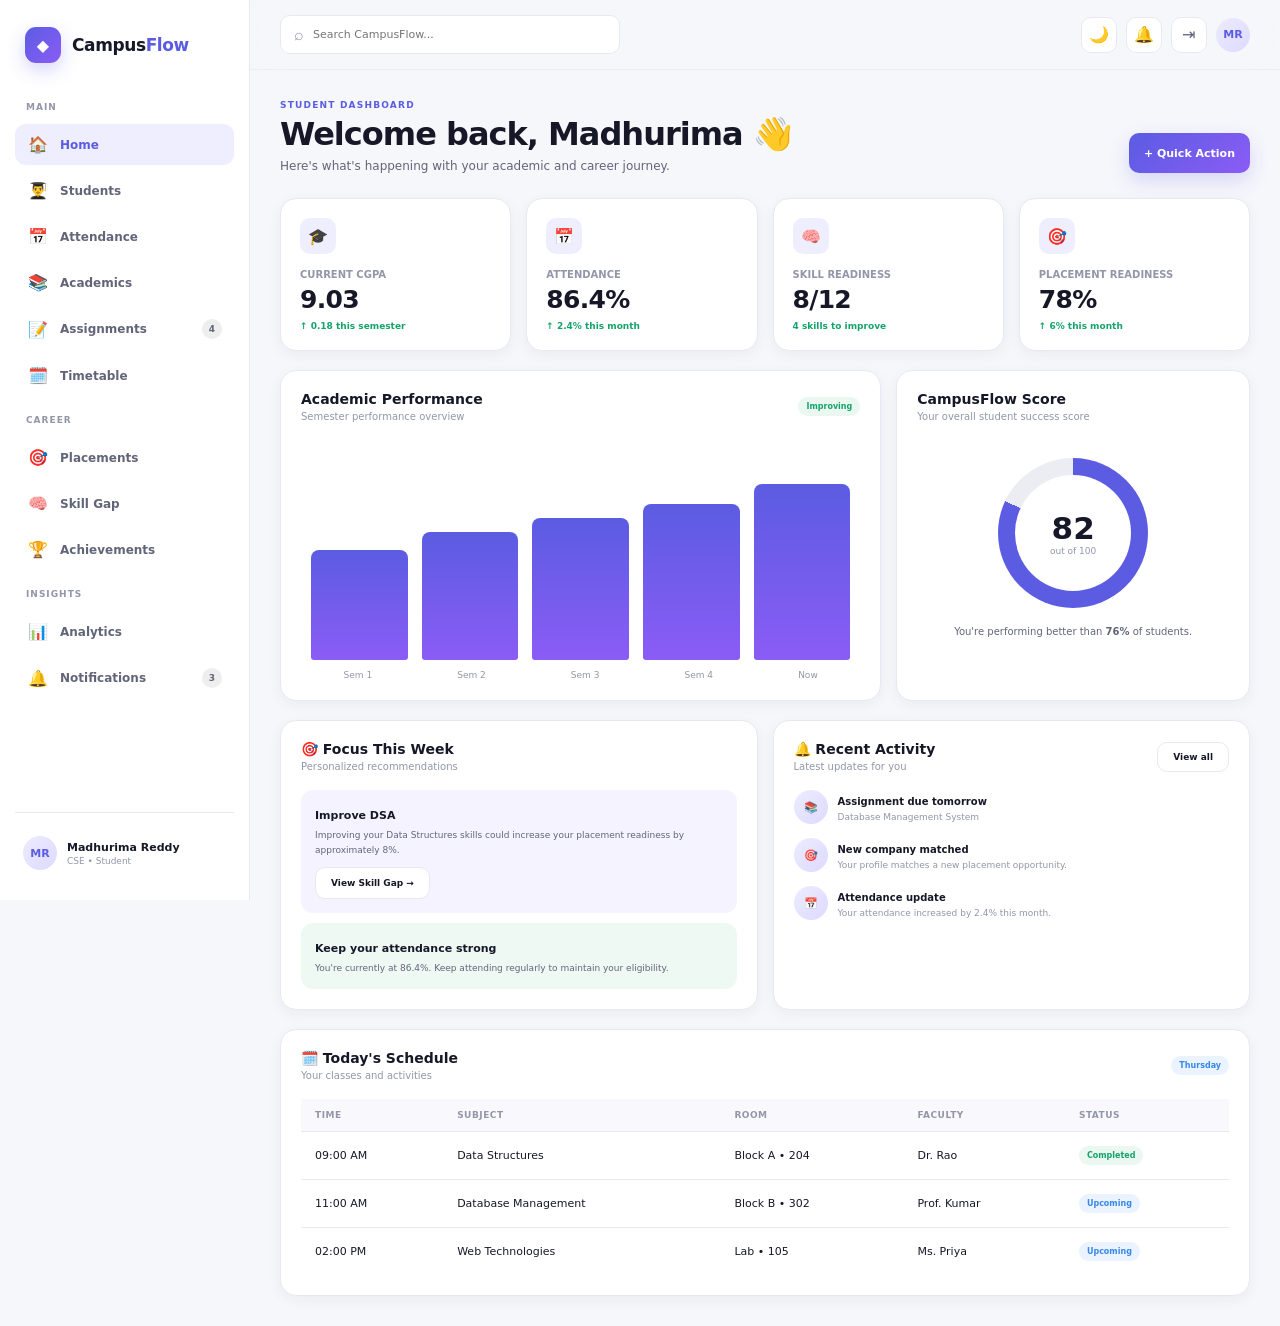
<file: index.html>
<!DOCTYPE html>
<html lang="en">

<head>
  <meta charset="UTF-8">

  <meta
    name="viewport"
    content="width=device-width, initial-scale=1.0">

  <title>Campus| Dashboard</title>

  <link rel="stylesheet" href="style.css">
  <link rel="stylesheet" href="app.css">
</head>

<body>

  <!-- =====================================================
       CAMPUSFLOW APP
       ===================================================== -->

  <div class="cf-app">

    <div class="cf-layout">


      <!-- =================================================
           SIDEBAR
           ================================================= -->

      <aside class="cf-sidebar">

        <div class="cf-brand">

          <div class="cf-brand-mark">
            ◆
          </div>

          <div class="cf-brand-name">
            Campus<span>Flow</span>
          </div>

        </div>


        <nav class="cf-nav">

          <div class="cf-nav-label">
            MAIN
          </div>

          <button
            class="cf-nav-item active"
            data-page="home">

            <span class="cf-nav-icon">🏠</span>

            Home

          </button>


          <button
            class="cf-nav-item"
            data-page="students">

            <span class="cf-nav-icon">👨‍🎓</span>

            Students

          </button>


          <button
            class="cf-nav-item"
            onclick="location.href='attendance.html'">

            <span class="cf-nav-icon">📅</span>

            Attendance

          </button>


          <button
            class="cf-nav-item"
            data-page="academics">

            <span class="cf-nav-icon">📚</span>

            Academics

          </button>


          <button
            class="cf-nav-item"
            data-page="assignments">

            <span class="cf-nav-icon">📝</span>

            Assignments

            <span class="cf-nav-badge">
              4
            </span>

          </button>


          <button
            class="cf-nav-item"
            data-page="timetable">

            <span class="cf-nav-icon">🗓️</span>

            Timetable

          </button>


          <div class="cf-nav-label">
            CAREER
          </div>


          <button
            class="cf-nav-item"
            data-page="placements">

            <span class="cf-nav-icon">🎯</span>

            Placements

          </button>


          <button
            class="cf-nav-item"
            data-page="skills">

            <span class="cf-nav-icon">🧠</span>

            Skill Gap

          </button>


          <button
            class="cf-nav-item"
            data-page="achievements">

            <span class="cf-nav-icon">🏆</span>

            Achievements

          </button>


          <div class="cf-nav-label">
            INSIGHTS
          </div>


          <button
            class="cf-nav-item"
            data-page="analytics">

            <span class="cf-nav-icon">📊</span>

            Analytics

          </button>


          <button
            class="cf-nav-item"
            data-page="notifications">

            <span class="cf-nav-icon">🔔</span>

            Notifications

            <span class="cf-nav-badge">
              3
            </span>

          </button>

        </nav>


        <!-- SIDEBAR FOOTER -->

        <div class="cf-sidebar-footer">

          <div class="cf-user-mini">

            <div class="cf-avatar">
              MR
            </div>

            <div class="cf-user-info">

              <span class="cf-user-name">
                Madhurima Reddy
              </span>

              <span class="cf-user-role">
                CSE • Student
              </span>

            </div>

          </div>

        </div>

      </aside>



      <!-- =================================================
           MAIN
           ================================================= -->

      <main class="cf-main">


        <!-- TOP BAR -->

        <header class="cf-topbar">

          <div class="cf-search">

            <span>⌕</span>

            <input
              type="search"
              id="globalSearch"
              placeholder="Search CampusFlow...">

          </div>


          <div class="cf-top-actions">

            <button
              class="cf-icon-button"
              id="themeButton"
              title="Toggle theme">

              🌙

            </button>


            <button
              class="cf-icon-button"
              id="notificationButton"
              title="Notifications">

              🔔

            </button>


            <button
              class="cf-icon-button"
              id="logoutButton"
              title="Logout">

              ⇥

            </button>


            <div class="cf-avatar">
              MR
            </div>

          </div>

        </header>



        <!-- =================================================
             CONTENT
             ================================================= -->

        <section class="cf-content">


          <!-- PAGE HEADER -->

          <div class="cf-page-header">

            <div>

              <div class="cf-eyebrow">
                STUDENT DASHBOARD
              </div>

              <h1 class="cf-page-title">
                Welcome back, Madhurima 👋
              </h1>

              <p class="cf-page-subtitle">
                Here's what's happening with your
                academic and career journey.
              </p>

            </div>


            <button
              class="cf-button cf-button-primary"
              id="quickActionButton">

              + Quick Action

            </button>

          </div>



          <!-- =================================================
               STAT CARDS
               ================================================= -->

          <div class="cf-stat-grid">


            <div class="cf-stat-card">

              <div class="cf-stat-icon">
                🎓
              </div>

              <div class="cf-stat-label">
                CURRENT CGPA
              </div>

              <div
                class="cf-stat-value"
                id="cgpaValue">

                9.03

              </div>

              <div
                class="cf-stat-change cf-positive">

                ↑ 0.18 this semester

              </div>

            </div>


            <div class="cf-stat-card">

              <div class="cf-stat-icon">
                📅
              </div>

              <div class="cf-stat-label">
                ATTENDANCE
              </div>

              <div
                class="cf-stat-value"
                id="attendanceValue">

                86.4%

              </div>

              <div
                class="cf-stat-change cf-positive">

                ↑ 2.4% this month

              </div>

            </div>


            <div class="cf-stat-card">

              <div class="cf-stat-icon">
                🧠
              </div>

              <div class="cf-stat-label">
                SKILL READINESS
              </div>

              <div
                class="cf-stat-value">

                8/12

              </div>

              <div
                class="cf-stat-change cf-positive">

                4 skills to improve

              </div>

            </div>


            <div class="cf-stat-card">

              <div class="cf-stat-icon">
                🎯
              </div>

              <div class="cf-stat-label">
                PLACEMENT READINESS
              </div>

              <div
                class="cf-stat-value">

                78%

              </div>

              <div
                class="cf-stat-change cf-positive">

                ↑ 6% this month

              </div>

            </div>

          </div>



          <br>



          <!-- =================================================
               PERFORMANCE + SCORE
               ================================================= -->

          <div class="cf-grid cf-grid-main">


            <!-- ACADEMIC PERFORMANCE -->

            <div class="cf-card cf-card-padding">

              <div class="cf-card-header">

                <div>

                  <div class="cf-card-title">
                    Academic Performance
                  </div>

                  <div class="cf-card-description">
                    Semester performance overview
                  </div>

                </div>

                <span class="cf-pill cf-pill-success">
                  Improving
                </span>

              </div>


              <div style="
                height:230px;
                display:flex;
                align-items:flex-end;
                gap:14px;
                padding:20px 10px 10px;
              ">

                <div
                  class="performance-bar"
                  style="height:55%; flex:1;"
                  title="Semester 1">
                </div>

                <div
                  class="performance-bar"
                  style="height:64%; flex:1;"
                  title="Semester 2">
                </div>

                <div
                  class="performance-bar"
                  style="height:71%; flex:1;"
                  title="Semester 3">
                </div>

                <div
                  class="performance-bar"
                  style="height:78%; flex:1;"
                  title="Semester 4">
                </div>

                <div
                  class="performance-bar"
                  style="height:88%; flex:1;"
                  title="Current">
                </div>

              </div>


              <div style="
                display:flex;
                justify-content:space-around;
                color:var(--cf-text-muted);
                font-size:9px;
              ">

                <span>Sem 1</span>
                <span>Sem 2</span>
                <span>Sem 3</span>
                <span>Sem 4</span>
                <span>Now</span>

              </div>

            </div>



            <!-- CAMPUSFLOW SCORE -->

            <div class="cf-card cf-card-padding">

              <div class="cf-card-header">

                <div>

                  <div class="cf-card-title">
                    CampusFlow Score
                  </div>

                  <div class="cf-card-description">
                    Your overall student success score
                  </div>

                </div>

              </div>


              <div style="
                display:flex;
                align-items:center;
                justify-content:center;
                padding:18px;
              ">

                <div style="
                  width:150px;
                  height:150px;
                  border-radius:50%;
                  display:grid;
                  place-items:center;
                  background:
                    conic-gradient(
                      var(--cf-primary) 82%,
                      #ececf3 82%
                    );
                  position:relative;
                ">

                  <div style="
                    width:116px;
                    height:116px;
                    border-radius:50%;
                    background:var(--cf-surface);
                    display:flex;
                    flex-direction:column;
                    align-items:center;
                    justify-content:center;
                  ">

                    <strong style="
                      font-size:31px;
                    ">
                      82
                    </strong>

                    <span style="
                      color:var(--cf-text-muted);
                      font-size:9px;
                    ">
                      out of 100
                    </span>

                  </div>

                </div>

              </div>


              <div style="
                text-align:center;
                font-size:10px;
                color:var(--cf-text-secondary);
              ">

                You're performing better than
                <strong>76%</strong> of students.

              </div>

            </div>

          </div>



          <br>



          <!-- =================================================
               SMART INSIGHTS
               ================================================= -->

          <div class="cf-grid cf-grid-2">


            <!-- FOCUS -->

            <div class="cf-card cf-card-padding">

              <div class="cf-card-header">

                <div>

                  <div class="cf-card-title">
                    🎯 Focus This Week
                  </div>

                  <div class="cf-card-description">
                    Personalized recommendations
                  </div>

                </div>

              </div>


              <div
                class="cf-recommendation"
                style="
                  padding:14px;
                  border-radius:12px;
                  background:#f4f3ff;
                  margin-bottom:10px;
                ">

                <strong style="
                  font-size:11px;
                ">

                  Improve DSA

                </strong>

                <p style="
                  margin-top:5px;
                  color:var(--cf-text-secondary);
                  font-size:9px;
                  line-height:1.6;
                ">

                  Improving your Data Structures
                  skills could increase your placement
                  readiness by approximately 8%.

                </p>

                <button
                  class="cf-button cf-button-secondary"
                  style="
                    margin-top:10px;
                    min-height:32px;
                    font-size:9px;
                  ">

                  View Skill Gap →

                </button>

              </div>


              <div
                class="cf-recommendation"
                style="
                  padding:14px;
                  border-radius:12px;
                  background:#eef9f4;
                ">

                <strong style="
                  font-size:11px;
                ">

                  Keep your attendance strong

                </strong>

                <p style="
                  margin-top:5px;
                  color:var(--cf-text-secondary);
                  font-size:9px;
                  line-height:1.6;
                ">

                  You're currently at 86.4%.
                  Keep attending regularly to maintain
                  your eligibility.

                </p>

              </div>

            </div>



            <!-- NOTIFICATIONS -->

            <div class="cf-card cf-card-padding">

              <div class="cf-card-header">

                <div>

                  <div class="cf-card-title">
                    🔔 Recent Activity
                  </div>

                  <div class="cf-card-description">
                    Latest updates for you
                  </div>

                </div>

                <button
                  class="cf-button cf-button-secondary"
                  style="
                    min-height:30px;
                    font-size:9px;
                  ">

                  View all

                </button>

              </div>


              <div style="
                display:flex;
                flex-direction:column;
                gap:14px;
              ">


                <div style="
                  display:flex;
                  gap:10px;
                ">

                  <div class="cf-avatar">
                    📚
                  </div>

                  <div>

                    <strong style="
                      font-size:10px;
                    ">

                      Assignment due tomorrow

                    </strong>

                    <p style="
                      color:var(--cf-text-muted);
                      font-size:9px;
                      margin-top:3px;
                    ">

                      Database Management System

                    </p>

                  </div>

                </div>


                <div style="
                  display:flex;
                  gap:10px;
                ">

                  <div class="cf-avatar">
                    🎯
                  </div>

                  <div>

                    <strong style="
                      font-size:10px;
                    ">

                      New company matched

                    </strong>

                    <p style="
                      color:var(--cf-text-muted);
                      font-size:9px;
                      margin-top:3px;
                    ">

                      Your profile matches a new
                      placement opportunity.

                    </p>

                  </div>

                </div>


                <div style="
                  display:flex;
                  gap:10px;
                ">

                  <div class="cf-avatar">
                    📅
                  </div>

                  <div>

                    <strong style="
                      font-size:10px;
                    ">

                      Attendance update

                    </strong>

                    <p style="
                      color:var(--cf-text-muted);
                      font-size:9px;
                      margin-top:3px;
                    ">

                      Your attendance increased by
                      2.4% this month.

                    </p>

                  </div>

                </div>

              </div>

            </div>

          </div>



          <br>



          <!-- =================================================
               TODAY
               ================================================= -->

          <div class="cf-card cf-card-padding">

            <div class="cf-card-header">

              <div>

                <div class="cf-card-title">
                  🗓️ Today's Schedule
                </div>

                <div class="cf-card-description">
                  Your classes and activities
                </div>

              </div>

              <span class="cf-pill cf-pill-info">
                Thursday
              </span>

            </div>


            <div class="cf-table-wrapper">

              <table class="cf-table">

                <thead>

                  <tr>

                    <th>
                      Time
                    </th>

                    <th>
                      Subject
                    </th>

                    <th>
                      Room
                    </th>

                    <th>
                      Faculty
                    </th>

                    <th>
                      Status
                    </th>

                  </tr>

                </thead>


                <tbody>

                  <tr>

                    <td>
                      09:00 AM
                    </td>

                    <td>
                      Data Structures
                    </td>

                    <td>
                      Block A • 204
                    </td>

                    <td>
                      Dr. Rao
                    </td>

                    <td>

                      <span class="
                        cf-pill
                        cf-pill-success">

                        Completed

                      </span>

                    </td>

                  </tr>


                  <tr>

                    <td>
                      11:00 AM
                    </td>

                    <td>
                      Database Management
                    </td>

                    <td>
                      Block B • 302
                    </td>

                    <td>
                      Prof. Kumar
                    </td>

                    <td>

                      <span class="
                        cf-pill
                        cf-pill-info">

                        Upcoming

                      </span>

                    </td>

                  </tr>


                  <tr>

                    <td>
                      02:00 PM
                    </td>

                    <td>
                      Web Technologies
                    </td>

                    <td>
                      Lab • 105
                    </td>

                    <td>
                      Ms. Priya
                    </td>

                    <td>

                      <span class="
                        cf-pill
                        cf-pill-info">

                        Upcoming

                      </span>

                    </td>

                  </tr>

                </tbody>

              </table>

            </div>

          </div>

        </section>

      </main>

    </div>



    <!-- =====================================================
         MOBILE NAVIGATION
         ===================================================== -->

    <nav class="cf-mobile-nav">

      <button
        class="cf-mobile-nav-item active">

        <span class="cf-mobile-nav-icon">
          🏠
        </span>

        Home

      </button>


      <button
        class="cf-mobile-nav-item">

        <span class="cf-mobile-nav-icon">
          📊
        </span>

        Stats

      </button>


      <button
        class="cf-mobile-nav-item"
        onclick="location.href='attendance.html'">

        <span class="cf-mobile-nav-icon">
          📅
        </span>

        Attend

      </button>


      <button
        class="cf-mobile-nav-item">

        <span class="cf-mobile-nav-icon">
          🎯
        </span>

        Career

      </button>


      <button
        class="cf-mobile-nav-item">

        <span class="cf-mobile-nav-icon">
          👤
        </span>

        Profile

      </button>

    </nav>

  </div>



  <!-- =====================================================
       DASHBOARD JAVASCRIPT
       ===================================================== -->

  <script>

    /* -----------------------------
       THEME
       ----------------------------- */

    const themeButton =
      document.getElementById(
        "themeButton"
      );


    themeButton.addEventListener(
      "click",
      () => {

        document.body.classList.toggle(
          "cf-dark"
        );


        const dark =
          document.body.classList.contains(
            "cf-dark"
          );


        themeButton.textContent =
          dark ? "☀️" : "🌙";


        localStorage.setItem(
          "campusflow_theme",
          dark ? "dark" : "light"
        );

      }
    );


    if (
      localStorage.getItem(
        "campusflow_theme"
      ) === "dark"
    ) {

      document.body.classList.add(
        "cf-dark"
      );

      themeButton.textContent = "☀️";

    }



    /* -----------------------------
       LOGOUT
       ----------------------------- */

    document
      .getElementById("logoutButton")
      .addEventListener(
        "click",
        () => {

          sessionStorage.clear();

          window.location.href =
            "login.html";

        }
      );



    /* -----------------------------
       NOTIFICATIONS
       ----------------------------- */

    document
      .getElementById(
        "notificationButton"
      )
      .addEventListener(
        "click",
        () => {

          alert(
            "You have 3 new notifications."
          );

        }
      );



    /* -----------------------------
       QUICK ACTION
       ----------------------------- */

    document
      .getElementById(
        "quickActionButton"
      )
      .addEventListener(
        "click",
        () => {

          window.location.href =
            "attendance.html";

        }
      );



    /* -----------------------------
       GLOBAL SEARCH
       ----------------------------- */

    document
      .getElementById(
        "globalSearch"
      )
      .addEventListener(
        "keydown",
        event => {

          if (
            event.key === "Enter"
          ) {

            const query =
              event.target.value
                .trim()
                .toLowerCase();


            if (
              query.includes(
                "attendance"
              )
            ) {

              window.location.href =
                "attendance.html";

            } else {

              alert(
                "Search feature is coming soon."
              );

            }

          }

        }
      );



    /* -----------------------------
       SIDEBAR INTERACTIONS
       ----------------------------- */

    document
      .querySelectorAll(
        ".cf-nav-item"
      )
      .forEach(button => {

        button.addEventListener(
          "click",
          () => {

            document
              .querySelectorAll(
                ".cf-nav-item"
              )
              .forEach(item => {

                item.classList.remove(
                  "active"
                );

              });


            button.classList.add(
              "active"
            );

          }
        );

      });

  </script>

</body>

</html>
</file>
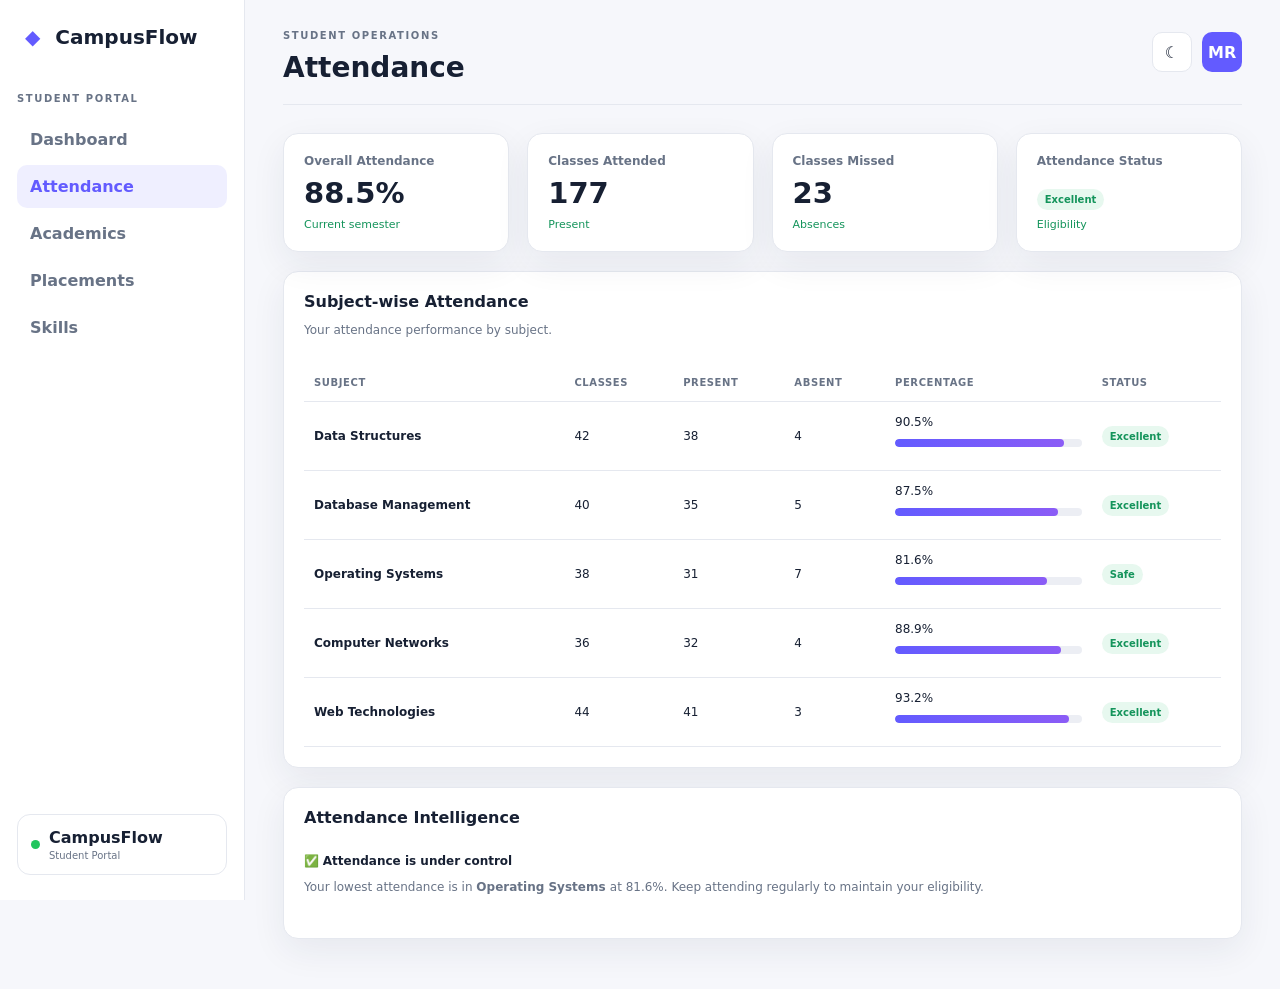
<file: attendance.html>
<!DOCTYPE html>
<html lang="en">

<head>
  <meta charset="UTF-8">
  <meta name="viewport" content="width=device-width, initial-scale=1.0">

  <title>CampusFlow | Attend</title>

  <link rel="stylesheet" href="style.css">
</head>

<body>

  <aside class="sidebar">

    <div class="brand">
      <span>◆</span> CampusFlow
    </div>

    <p class="eyebrow">STUDENT PORTAL</p>

    <nav>

      <button
        class="nav-item"
        onclick="location.href='index.html'">
        Dashboard
      </button>

      <button
        class="nav-item active">
        Attendance
      </button>

      <button
        class="nav-item"
        onclick="location.href='index.html'">
        Academics
      </button>

      <button
        class="nav-item"
        onclick="location.href='index.html'">
        Placements
      </button>

      <button
        class="nav-item"
        onclick="location.href='index.html'">
        Skills
      </button>

    </nav>

    <div class="sidebar-card">

      <span class="status-dot"></span>

      <div>
        <strong>CampusFlow</strong>
        <small>Student Portal</small>
      </div>

    </div>

  </aside>


  <main class="main">

    <header class="topbar">

      <div>

        <p class="eyebrow">
          STUDENT OPERATIONS
        </p>

        <h1>
          Attendance
        </h1>

      </div>

      <div class="top-actions">

        <button
          class="icon-btn"
          id="themeBtn">
          ☾
        </button>

        <button class="avatar">
          MR
        </button>

      </div>

    </header>


    <!-- ATTENDANCE SUMMARY -->

    <div class="grid stats">

      <div class="card">

        <div class="stat-label">
          Overall Attendance
        </div>

        <div
          class="stat-value"
          id="overallAttendance">
          0%
        </div>

        <div class="trend">
          Current semester
        </div>

      </div>


      <div class="card">

        <div class="stat-label">
          Classes Attended
        </div>

        <div
          class="stat-value"
          id="classesAttended">
          0
        </div>

        <div class="trend">
          Present
        </div>

      </div>


      <div class="card">

        <div class="stat-label">
          Classes Missed
        </div>

        <div
          class="stat-value"
          id="classesMissed">
          0
        </div>

        <div class="trend">
          Absences
        </div>

      </div>


      <div class="card">

        <div class="stat-label">
          Attendance Status
        </div>

        <div
          class="stat-value"
          id="attendanceStatus">
          —
        </div>

        <div class="trend">
          Eligibility
        </div>

      </div>

    </div>


    <br>


    <!-- SUBJECT ATTENDANCE -->

    <div class="card">

      <div class="card-head">

        <div>

          <h2>
            Subject-wise Attendance
          </h2>

          <p class="muted small">
            Your attendance performance by subject.
          </p>

        </div>

      </div>


      <div class="table-wrap">

        <table class="table">

          <thead>

            <tr>

              <th>
                Subject
              </th>

              <th>
                Classes
              </th>

              <th>
                Present
              </th>

              <th>
                Absent
              </th>

              <th>
                Percentage
              </th>

              <th>
                Status
              </th>

            </tr>

          </thead>


          <tbody id="attendanceRows">

          </tbody>

        </table>

      </div>

    </div>


    <br>


    <!-- ATTENDANCE ALERT -->

    <div class="card">

      <div class="card-head">

        <h2>
          Attendance Intelligence
        </h2>

      </div>

      <div id="attendanceInsight">

      </div>

    </div>

  </main>


  <script src="attendance.js"></script>

</body>

</html>
</file>
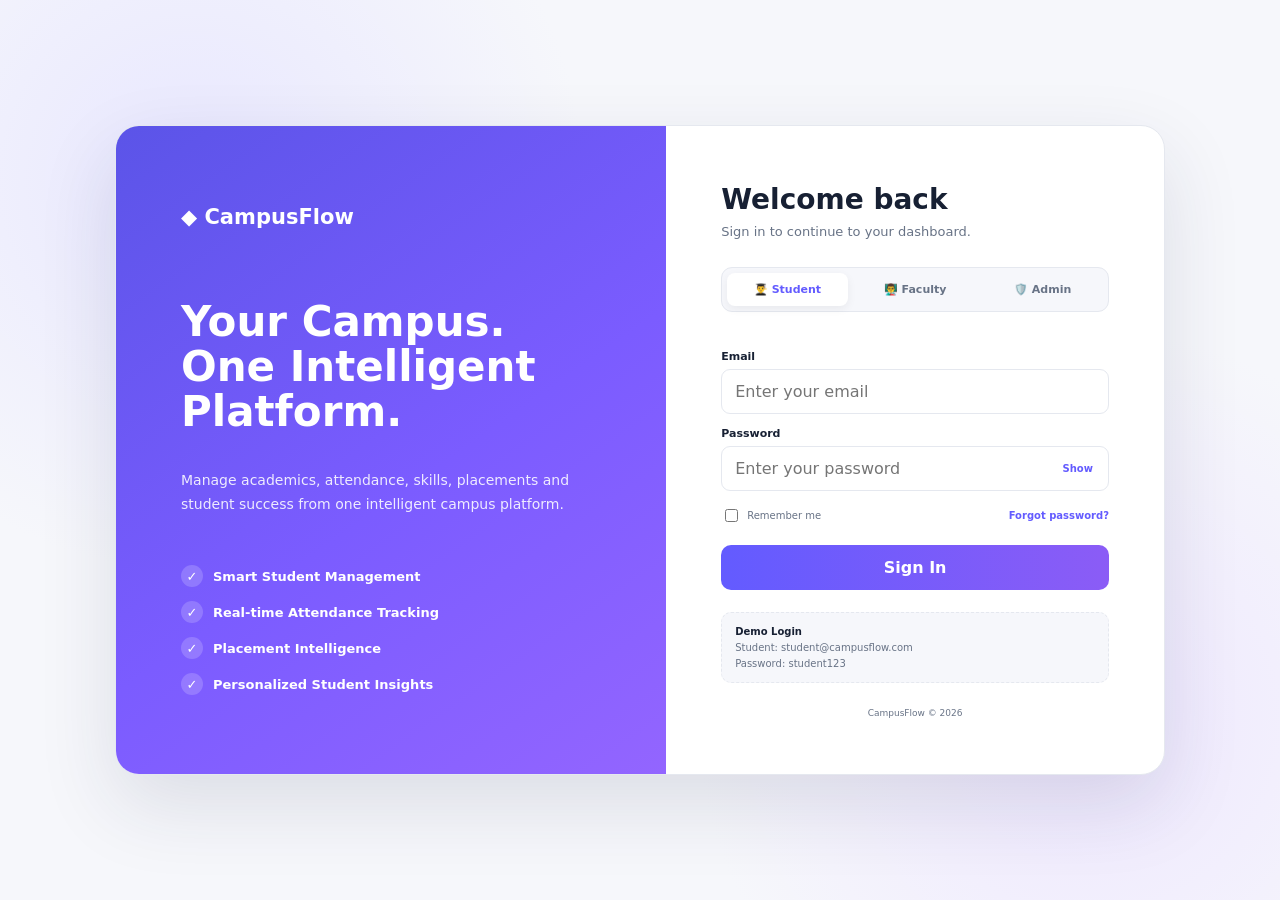
<file: login.html>
<!DOCTYPE html>
<html lang="en">

<head>
    <meta charset="UTF-8">
    <meta name="viewport" content="width=device-width, initial-scale=1.0">

    <title>CampusFlow | Login</title>

    <link rel="stylesheet" href="style.css">
</head>

<body class="login-page">

    <div class="login-container">

        <!-- LEFT SIDE -->
        <section class="login-brand">

            <div class="login-logo">
                ◆ CampusFlow
            </div>

            <h1>
                Your Campus.<br>
                One Intelligent Platform.
            </h1>

            <p>
                Manage academics, attendance, skills,
                placements and student success from one
                intelligent campus platform.
            </p>

            <div class="login-features">

                <div>
                    <span>✓</span>
                    Smart Student Management
                </div>

                <div>
                    <span>✓</span>
                    Real-time Attendance Tracking
                </div>

                <div>
                    <span>✓</span>
                    Placement Intelligence
                </div>

                <div>
                    <span>✓</span>
                    Personalized Student Insights
                </div>

            </div>

        </section>


        <!-- RIGHT SIDE -->
        <section class="login-card">

            <div class="login-header">

                <div class="mobile-logo">
                    ◆ CampusFlow
                </div>

                <h2>
                    Welcome back
                </h2>

                <p>
                    Sign in to continue to your dashboard.
                </p>

            </div>


            <!-- ROLE -->
            <div class="role-selector">

                <button
                    type="button"
                    class="role active"
                    data-role="student">

                    👨‍🎓 Student

                </button>

                <button
                    type="button"
                    class="role"
                    data-role="faculty">

                    👨‍🏫 Faculty

                </button>

                <button
                    type="button"
                    class="role"
                    data-role="admin">

                    🛡️ Admin

                </button>

            </div>


            <form id="loginForm">

                <input
                    type="hidden"
                    id="selectedRole"
                    value="student"
                >


                <label>
                    Email
                </label>

                <input
                    type="email"
                    id="loginEmail"
                    placeholder="Enter your email"
                    required
                >


                <label>
                    Password
                </label>

                <div class="password-field">

                    <input
                        type="password"
                        id="loginPassword"
                        placeholder="Enter your password"
                        required
                    >

                    <button
                        type="button"
                        id="showPassword">

                        Show

                    </button>

                </div>


                <div class="login-options">

                    <label class="remember">

                        <input
                            type="checkbox"
                            id="rememberMe"
                        >

                        Remember me

                    </label>

                    <a href="#">
                        Forgot password?
                    </a>

                </div>


                <button
                    type="submit"
                    class="login-button">

                    Sign In

                </button>

            </form>


            <div
                id="loginMessage"
                class="login-message">
            </div>


            <div class="demo-login">

                <strong>
                    Demo Login
                </strong>

                <p>
                    Student: student@campusflow.com
                </p>

                <p>
                    Password: student123
                </p>

            </div>


            <p class="login-footer">

                CampusFlow © 2026

            </p>

        </section>

    </div>


    <script src="login.js"></script>

</body>

</html>
</file>
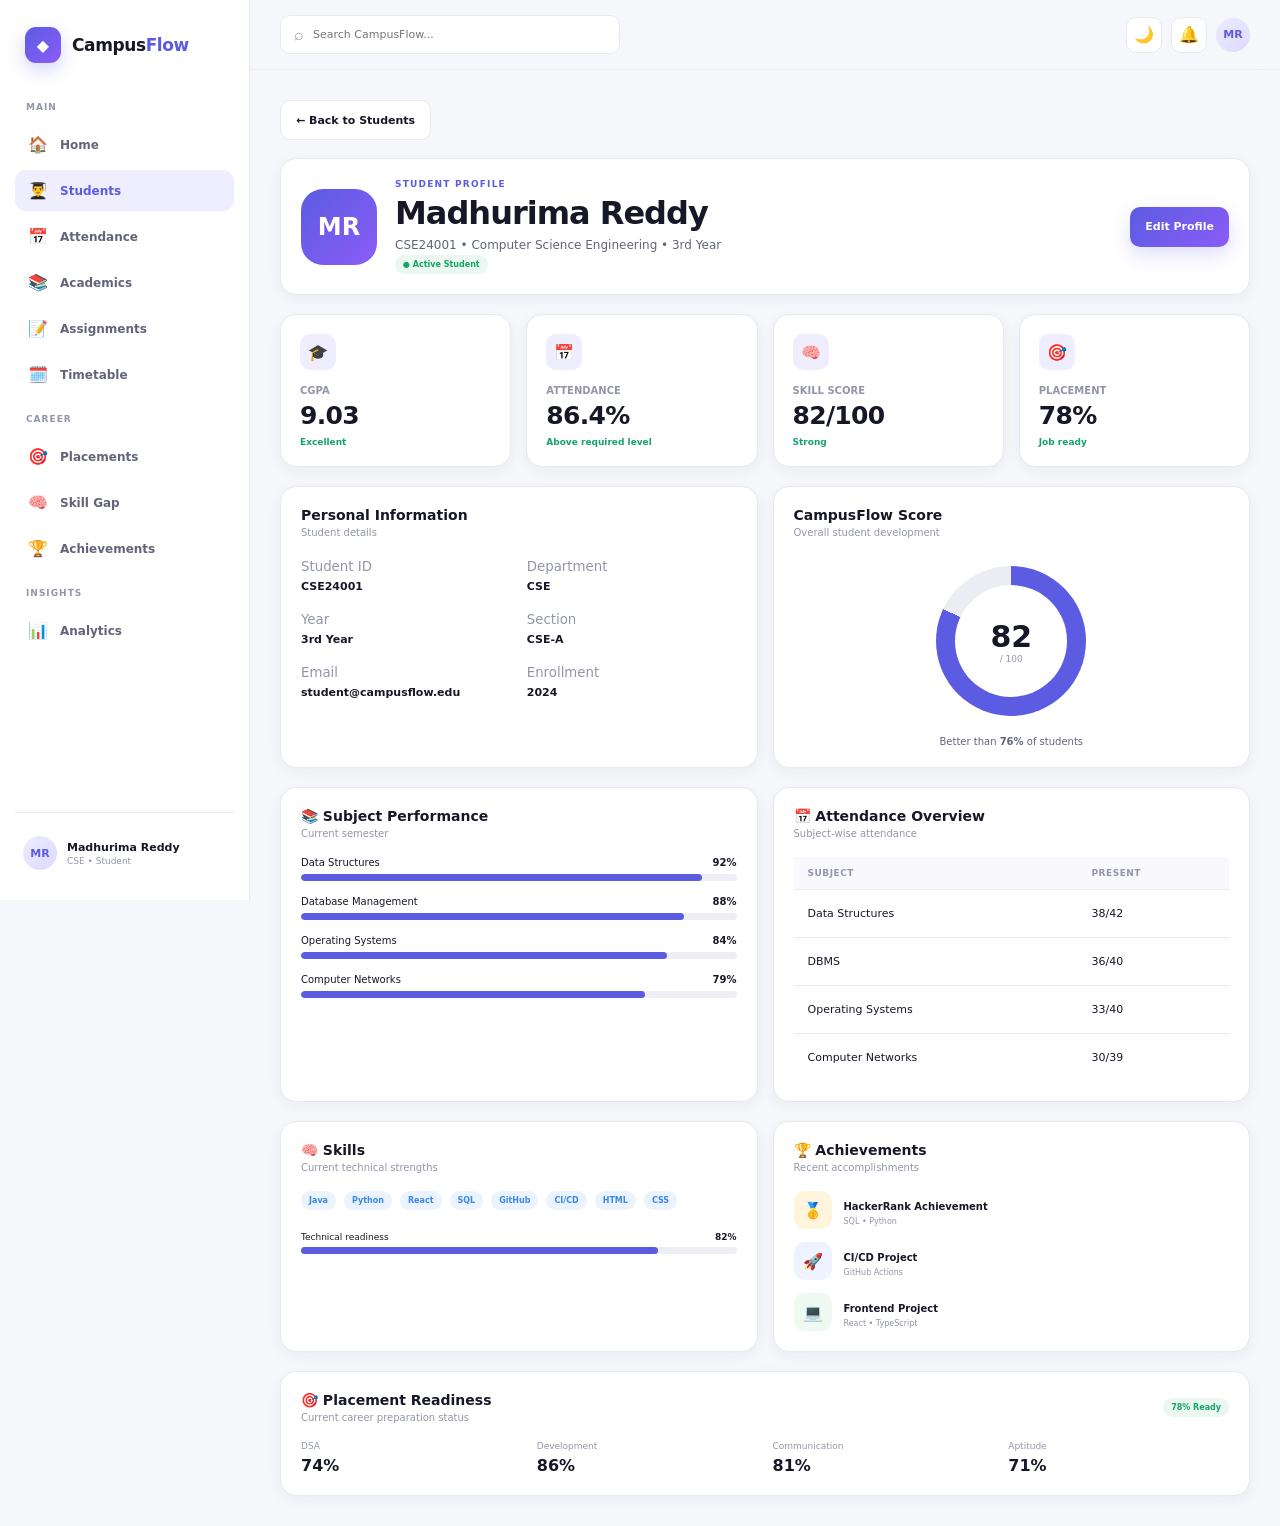
<file: student-profile.html>
<!DOCTYPE html>
<html lang="en">
<head>
  <meta charset="UTF-8">
  <meta name="viewport" content="width=device-width, initial-scale=1.0">

  <title>CampusFlow | Student Profile</title>

  <link rel="stylesheet" href="style.css">
  <link rel="stylesheet" href="app.css">
</head>

<body>

<div class="cf-app">

  <div class="cf-layout">

    <!-- SIDEBAR -->
    <aside class="cf-sidebar">

      <div class="cf-brand">
        <div class="cf-brand-mark">◆</div>

        <div class="cf-brand-name">
          Campus<span>Flow</span>
        </div>
      </div>

      <nav class="cf-nav">

        <div class="cf-nav-label">MAIN</div>

        <button class="cf-nav-item"
          onclick="location.href='index.html'">
          <span class="cf-nav-icon">🏠</span>
          Home
        </button>

        <button class="cf-nav-item active"
          onclick="location.href='students.html'">
          <span class="cf-nav-icon">👨‍🎓</span>
          Students
        </button>

        <button class="cf-nav-item"
          onclick="location.href='attendance.html'">
          <span class="cf-nav-icon">📅</span>
          Attendance
        </button>

        <button class="cf-nav-item">
          <span class="cf-nav-icon">📚</span>
          Academics
        </button>

        <button class="cf-nav-item">
          <span class="cf-nav-icon">📝</span>
          Assignments
        </button>

        <button class="cf-nav-item">
          <span class="cf-nav-icon">🗓️</span>
          Timetable
        </button>

        <div class="cf-nav-label">CAREER</div>

        <button class="cf-nav-item">
          <span class="cf-nav-icon">🎯</span>
          Placements
        </button>

        <button class="cf-nav-item">
          <span class="cf-nav-icon">🧠</span>
          Skill Gap
        </button>

        <button class="cf-nav-item">
          <span class="cf-nav-icon">🏆</span>
          Achievements
        </button>

        <div class="cf-nav-label">INSIGHTS</div>

        <button class="cf-nav-item">
          <span class="cf-nav-icon">📊</span>
          Analytics
        </button>

      </nav>

      <div class="cf-sidebar-footer">

        <div class="cf-user-mini">

          <div class="cf-avatar">MR</div>

          <div class="cf-user-info">

            <span class="cf-user-name">
              Madhurima Reddy
            </span>

            <span class="cf-user-role">
              CSE • Student
            </span>

          </div>

        </div>

      </div>

    </aside>


    <!-- MAIN -->
    <main class="cf-main">

      <!-- TOPBAR -->
      <header class="cf-topbar">

        <div class="cf-search">

          <span>⌕</span>

          <input
            type="search"
            placeholder="Search CampusFlow...">

        </div>

        <div class="cf-top-actions">

          <button
            class="cf-icon-button"
            id="themeButton">
            🌙
          </button>

          <button class="cf-icon-button">
            🔔
          </button>

          <div class="cf-avatar">
            MR
          </div>

        </div>

      </header>


      <!-- CONTENT -->
      <section class="cf-content">

        <!-- BACK -->
        <button
          onclick="location.href='students.html'"
          class="cf-button cf-button-secondary"
          style="margin-bottom:18px;">

          ← Back to Students

        </button>


        <!-- PROFILE HEADER -->
        <div class="cf-card cf-card-padding">

          <div style="
            display:flex;
            align-items:center;
            justify-content:space-between;
            gap:20px;
            flex-wrap:wrap;
          ">

            <div style="
              display:flex;
              align-items:center;
              gap:18px;
            ">

              <div
                style="
                  width:76px;
                  height:76px;
                  border-radius:22px;
                  display:grid;
                  place-items:center;
                  background:linear-gradient(
                    135deg,
                    var(--cf-primary),
                    var(--cf-secondary)
                  );
                  color:white;
                  font-size:24px;
                  font-weight:700;
                ">

                MR

              </div>

              <div>

                <div class="cf-eyebrow">
                  STUDENT PROFILE
                </div>

                <h1 class="cf-page-title">
                  Madhurima Reddy
                </h1>

                <p class="cf-page-subtitle">
                  CSE24001 • Computer Science Engineering
                  • 3rd Year
                </p>

                <span class="
                  cf-pill
                  cf-pill-success">

                  ● Active Student

                </span>

              </div>

            </div>


            <button
              class="cf-button cf-button-primary"
              onclick="alert('Profile editing module coming next.')">

              Edit Profile

            </button>

          </div>

        </div>


        <br>


        <!-- QUICK STATS -->
        <div class="cf-stat-grid">

          <div class="cf-stat-card">

            <div class="cf-stat-icon">
              🎓
            </div>

            <div class="cf-stat-label">
              CGPA
            </div>

            <div class="cf-stat-value">
              9.03
            </div>

            <div class="cf-stat-change cf-positive">
              Excellent
            </div>

          </div>


          <div class="cf-stat-card">

            <div class="cf-stat-icon">
              📅
            </div>

            <div class="cf-stat-label">
              ATTENDANCE
            </div>

            <div class="cf-stat-value">
              86.4%
            </div>

            <div class="cf-stat-change cf-positive">
              Above required level
            </div>

          </div>


          <div class="cf-stat-card">

            <div class="cf-stat-icon">
              🧠
            </div>

            <div class="cf-stat-label">
              SKILL SCORE
            </div>

            <div class="cf-stat-value">
              82/100
            </div>

            <div class="cf-stat-change cf-positive">
              Strong
            </div>

          </div>


          <div class="cf-stat-card">

            <div class="cf-stat-icon">
              🎯
            </div>

            <div class="cf-stat-label">
              PLACEMENT
            </div>

            <div class="cf-stat-value">
              78%
            </div>

            <div class="cf-stat-change cf-positive">
              Job ready
            </div>

          </div>

        </div>


        <br>


        <!-- TWO COLUMN -->
        <div class="cf-grid cf-grid-2">


          <!-- PERSONAL INFO -->
          <div class="cf-card cf-card-padding">

            <div class="cf-card-header">

              <div>

                <div class="cf-card-title">
                  Personal Information
                </div>

                <div class="cf-card-description">
                  Student details
                </div>

              </div>

            </div>


            <div style="
              display:grid;
              grid-template-columns:1fr 1fr;
              gap:16px;
            ">

              <div>

                <small style="
                  color:var(--cf-text-muted);
                ">
                  Student ID
                </small>

                <div style="
                  margin-top:5px;
                  font-size:11px;
                  font-weight:600;
                ">
                  CSE24001
                </div>

              </div>


              <div>

                <small style="
                  color:var(--cf-text-muted);
                ">
                  Department
                </small>

                <div style="
                  margin-top:5px;
                  font-size:11px;
                  font-weight:600;
                ">
                  CSE
                </div>

              </div>


              <div>

                <small style="
                  color:var(--cf-text-muted);
                ">
                  Year
                </small>

                <div style="
                  margin-top:5px;
                  font-size:11px;
                  font-weight:600;
                ">
                  3rd Year
                </div>

              </div>


              <div>

                <small style="
                  color:var(--cf-text-muted);
                ">
                  Section
                </small>

                <div style="
                  margin-top:5px;
                  font-size:11px;
                  font-weight:600;
                ">
                  CSE-A
                </div>

              </div>


              <div>

                <small style="
                  color:var(--cf-text-muted);
                ">
                  Email
                </small>

                <div style="
                  margin-top:5px;
                  font-size:11px;
                  font-weight:600;
                  word-break:break-word;
                ">
                  student@campusflow.edu
                </div>

              </div>


              <div>

                <small style="
                  color:var(--cf-text-muted);
                ">
                  Enrollment
                </small>

                <div style="
                  margin-top:5px;
                  font-size:11px;
                  font-weight:600;
                ">
                  2024
                </div>

              </div>

            </div>

          </div>


          <!-- CAMPUSFLOW SCORE -->
          <div class="cf-card cf-card-padding">

            <div class="cf-card-header">

              <div>

                <div class="cf-card-title">
                  CampusFlow Score
                </div>

                <div class="cf-card-description">
                  Overall student development
                </div>

              </div>

            </div>


            <div style="
              display:flex;
              justify-content:center;
              padding:10px 0 20px;
            ">

              <div style="
                width:150px;
                height:150px;
                border-radius:50%;
                background:
                  conic-gradient(
                    var(--cf-primary) 82%,
                    #ececf3 82%
                  );
                display:grid;
                place-items:center;
              ">

                <div style="
                  width:112px;
                  height:112px;
                  border-radius:50%;
                  background:var(--cf-surface);
                  display:flex;
                  flex-direction:column;
                  align-items:center;
                  justify-content:center;
                ">

                  <strong style="
                    font-size:30px;
                  ">
                    82
                  </strong>

                  <span style="
                    font-size:9px;
                    color:var(--cf-text-muted);
                  ">
                    / 100
                  </span>

                </div>

              </div>

            </div>

            <div style="
              text-align:center;
              color:var(--cf-text-secondary);
              font-size:10px;
            ">

              Better than <strong>76%</strong>
              of students

            </div>

          </div>

        </div>


        <br>


        <!-- ACADEMIC + ATTENDANCE -->
        <div class="cf-grid cf-grid-2">


          <!-- SUBJECT PERFORMANCE -->
          <div class="cf-card cf-card-padding">

            <div class="cf-card-header">

              <div>

                <div class="cf-card-title">
                  📚 Subject Performance
                </div>

                <div class="cf-card-description">
                  Current semester
                </div>

              </div>

            </div>


            <div style="
              display:flex;
              flex-direction:column;
              gap:15px;
            ">


              <div>

                <div style="
                  display:flex;
                  justify-content:space-between;
                  font-size:10px;
                  margin-bottom:6px;
                ">

                  <span>Data Structures</span>
                  <strong>92%</strong>

                </div>

                <div style="
                  height:7px;
                  background:#eeeeF5;
                  border-radius:20px;
                  overflow:hidden;
                ">

                  <div style="
                    width:92%;
                    height:100%;
                    background:var(--cf-primary);
                    border-radius:20px;
                  "></div>

                </div>

              </div>


              <div>

                <div style="
                  display:flex;
                  justify-content:space-between;
                  font-size:10px;
                  margin-bottom:6px;
                ">

                  <span>Database Management</span>
                  <strong>88%</strong>

                </div>

                <div style="
                  height:7px;
                  background:#eeeeF5;
                  border-radius:20px;
                  overflow:hidden;
                ">

                  <div style="
                    width:88%;
                    height:100%;
                    background:var(--cf-primary);
                    border-radius:20px;
                  "></div>

                </div>

              </div>


              <div>

                <div style="
                  display:flex;
                  justify-content:space-between;
                  font-size:10px;
                  margin-bottom:6px;
                ">

                  <span>Operating Systems</span>
                  <strong>84%</strong>

                </div>

                <div style="
                  height:7px;
                  background:#eeeeF5;
                  border-radius:20px;
                  overflow:hidden;
                ">

                  <div style="
                    width:84%;
                    height:100%;
                    background:var(--cf-primary);
                    border-radius:20px;
                  "></div>

                </div>

              </div>


              <div>

                <div style="
                  display:flex;
                  justify-content:space-between;
                  font-size:10px;
                  margin-bottom:6px;
                ">

                  <span>Computer Networks</span>
                  <strong>79%</strong>

                </div>

                <div style="
                  height:7px;
                  background:#eeeeF5;
                  border-radius:20px;
                  overflow:hidden;
                ">

                  <div style="
                    width:79%;
                    height:100%;
                    background:var(--cf-primary);
                    border-radius:20px;
                  "></div>

                </div>

              </div>

            </div>

          </div>


          <!-- ATTENDANCE -->
          <div class="cf-card cf-card-padding">

            <div class="cf-card-header">

              <div>

                <div class="cf-card-title">
                  📅 Attendance Overview
                </div>

                <div class="cf-card-description">
                  Subject-wise attendance
                </div>

              </div>

            </div>


            <div class="cf-table-wrapper">

              <table class="cf-table">

                <thead>

                  <tr>
                    <th>Subject</th>
                    <th>Present</th>
                    <th>Attendance</th>
                  </tr>

                </thead>

                <tbody>

                  <tr>

                    <td>Data Structures</td>

                    <td>38/42</td>

                    <td>
                      <span class="
                        cf-pill
                        cf-pill-success">
                        90.5%
                      </span>
                    </td>

                  </tr>

                  <tr>

                    <td>DBMS</td>

                    <td>36/40</td>

                    <td>
                      <span class="
                        cf-pill
                        cf-pill-success">
                        90%
                      </span>
                    </td>

                  </tr>

                  <tr>

                    <td>Operating Systems</td>

                    <td>33/40</td>

                    <td>
                      <span class="
                        cf-pill
                        cf-pill-warning">
                        82.5%
                      </span>
                    </td>

                  </tr>

                  <tr>

                    <td>Computer Networks</td>

                    <td>30/39</td>

                    <td>
                      <span class="
                        cf-pill
                        cf-pill-warning">
                        76.9%
                      </span>
                    </td>

                  </tr>

                </tbody>

              </table>

            </div>

          </div>

        </div>


        <br>


        <!-- SKILLS + ACHIEVEMENTS -->
        <div class="cf-grid cf-grid-2">


          <!-- SKILLS -->
          <div class="cf-card cf-card-padding">

            <div class="cf-card-header">

              <div>

                <div class="cf-card-title">
                  🧠 Skills
                </div>

                <div class="cf-card-description">
                  Current technical strengths
                </div>

              </div>

            </div>


            <div style="
              display:flex;
              flex-wrap:wrap;
              gap:8px;
            ">

              <span class="cf-pill cf-pill-info">
                Java
              </span>

              <span class="cf-pill cf-pill-info">
                Python
              </span>

              <span class="cf-pill cf-pill-info">
                React
              </span>

              <span class="cf-pill cf-pill-info">
                SQL
              </span>

              <span class="cf-pill cf-pill-info">
                GitHub
              </span>

              <span class="cf-pill cf-pill-info">
                CI/CD
              </span>

              <span class="cf-pill cf-pill-info">
                HTML
              </span>

              <span class="cf-pill cf-pill-info">
                CSS
              </span>

            </div>


            <div style="
              margin-top:22px;
            ">

              <div style="
                display:flex;
                justify-content:space-between;
                font-size:9px;
                margin-bottom:5px;
              ">

                <span>Technical readiness</span>

                <strong>82%</strong>

              </div>

              <div style="
                height:7px;
                background:#eeeeF5;
                border-radius:20px;
              ">

                <div style="
                  width:82%;
                  height:100%;
                  background:var(--cf-primary);
                  border-radius:20px;
                "></div>

              </div>

            </div>

          </div>


          <!-- ACHIEVEMENTS -->
          <div class="cf-card cf-card-padding">

            <div class="cf-card-header">

              <div>

                <div class="cf-card-title">
                  🏆 Achievements
                </div>

                <div class="cf-card-description">
                  Recent accomplishments
                </div>

              </div>

            </div>


            <div style="
              display:flex;
              flex-direction:column;
              gap:13px;
            ">

              <div style="
                display:flex;
                align-items:center;
                gap:12px;
              ">

                <div
                  style="
                    width:38px;
                    height:38px;
                    border-radius:11px;
                    background:#fff4dc;
                    display:grid;
                    place-items:center;
                  ">

                  🥇

                </div>

                <div>

                  <strong style="
                    font-size:10px;
                  ">
                    HackerRank Achievement
                  </strong>

                  <div style="
                    font-size:8px;
                    color:var(--cf-text-muted);
                    margin-top:3px;
                  ">
                    SQL • Python
                  </div>

                </div>

              </div>


              <div style="
                display:flex;
                align-items:center;
                gap:12px;
              ">

                <div
                  style="
                    width:38px;
                    height:38px;
                    border-radius:11px;
                    background:#eef3ff;
                    display:grid;
                    place-items:center;
                  ">

                  🚀

                </div>

                <div>

                  <strong style="
                    font-size:10px;
                  ">
                    CI/CD Project
                  </strong>

                  <div style="
                    font-size:8px;
                    color:var(--cf-text-muted);
                    margin-top:3px;
                  ">
                    GitHub Actions
                  </div>

                </div>

              </div>


              <div style="
                display:flex;
                align-items:center;
                gap:12px;
              ">

                <div
                  style="
                    width:38px;
                    height:38px;
                    border-radius:11px;
                    background:#edf9f1;
                    display:grid;
                    place-items:center;
                  ">

                  💻

                </div>

                <div>

                  <strong style="
                    font-size:10px;
                  ">
                    Frontend Project
                  </strong>

                  <div style="
                    font-size:8px;
                    color:var(--cf-text-muted);
                    margin-top:3px;
                  ">
                    React • TypeScript
                  </div>

                </div>

              </div>

            </div>

          </div>

        </div>


        <br>


        <!-- CAREER READINESS -->
        <div class="cf-card cf-card-padding">

          <div class="cf-card-header">

            <div>

              <div class="cf-card-title">
                🎯 Placement Readiness
              </div>

              <div class="cf-card-description">
                Current career preparation status
              </div>

            </div>

            <span class="
              cf-pill
              cf-pill-success">
              78% Ready
            </span>

          </div>


          <div style="
            display:grid;
            grid-template-columns:
              repeat(4,1fr);
            gap:15px;
          ">

            <div>

              <div style="
                font-size:9px;
                color:var(--cf-text-muted);
                margin-bottom:5px;
              ">
                DSA
              </div>

              <strong>
                74%
              </strong>

            </div>


            <div>

              <div style="
                font-size:9px;
                color:var(--cf-text-muted);
                margin-bottom:5px;
              ">
                Development
              </div>

              <strong>
                86%
              </strong>

            </div>


            <div>

              <div style="
                font-size:9px;
                color:var(--cf-text-muted);
                margin-bottom:5px;
              ">
                Communication
              </div>

              <strong>
                81%
              </strong>

            </div>


            <div>

              <div style="
                font-size:9px;
                color:var(--cf-text-muted);
                margin-bottom:5px;
              ">
                Aptitude
              </div>

              <strong>
                71%
              </strong>

            </div>

          </div>

        </div>

      </section>

    </main>

  </div>


  <!-- MOBILE NAV -->
  <nav class="cf-mobile-nav">

    <button
      class="cf-mobile-nav-item"
      onclick="location.href='index.html'">

      <span class="cf-mobile-nav-icon">
        🏠
      </span>

      Home

    </button>

    <button
      class="cf-mobile-nav-item active"
      onclick="location.href='students.html'">

      <span class="cf-mobile-nav-icon">
        👨‍🎓
      </span>

      Students

    </button>

    <button
      class="cf-mobile-nav-item"
      onclick="location.href='attendance.html'">

      <span class="cf-mobile-nav-icon">
        📅
      </span>

      Attend

    </button>

    <button class="cf-mobile-nav-item">

      <span class="cf-mobile-nav-icon">
        🎯
      </span>

      Career

    </button>

    <button class="cf-mobile-nav-item">

      <span class="cf-mobile-nav-icon">
        👤
      </span>

      Profile

    </button>

  </nav>

</div>


<script>

  /* ==========================
     THEME
     ========================== */

  const themeButton =
    document.getElementById(
      "themeButton"
    );

  themeButton.addEventListener(
    "click",
    () => {

      document.body.classList.toggle(
        "cf-dark"
      );

      const dark =
        document.body.classList.contains(
          "cf-dark"
        );

      themeButton.textContent =
        dark ? "☀️" : "🌙";

      localStorage.setItem(
        "campusflow_theme",
        dark ? "dark" : "light"
      );

    }
  );


  if (
    localStorage.getItem(
      "campusflow_theme"
    ) === "dark"
  ) {

    document.body.classList.add(
      "cf-dark"
    );

    themeButton.textContent = "☀️";

  }

</script>

</body>
</html>
</file>
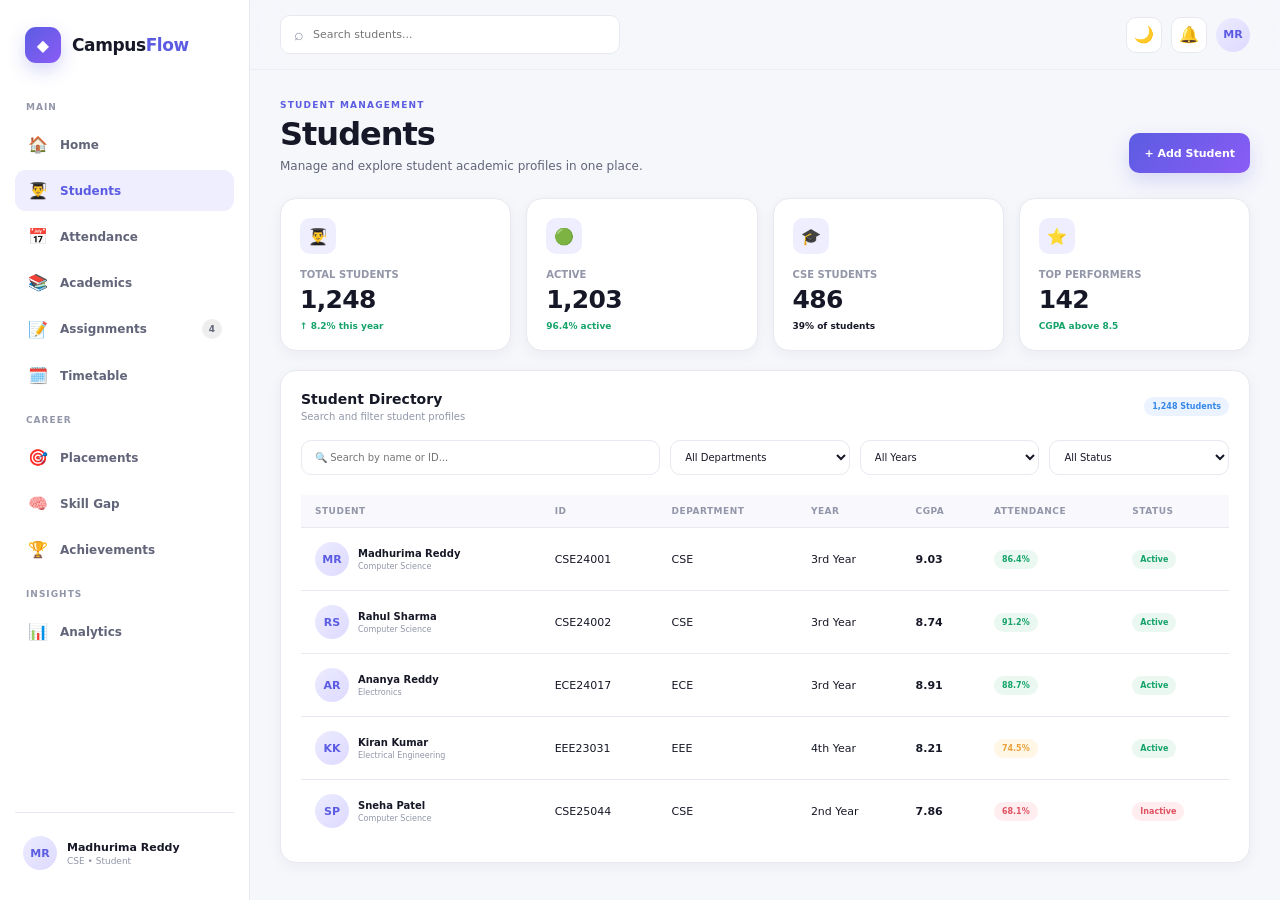
<file: students.html>
<!DOCTYPE html>
<html lang="en">
<head>
  <meta charset="UTF-8">
  <meta name="viewport" content="width=device-width, initial-scale=1.0">

  <title>CampusFlow | Students</title>

  <link rel="stylesheet" href="style.css">
  <link rel="stylesheet" href="app.css">
</head>

<body>

<div class="cf-app">

  <div class="cf-layout">

    <!-- SIDEBAR -->
    <aside class="cf-sidebar">

      <div class="cf-brand">
        <div class="cf-brand-mark">◆</div>

        <div class="cf-brand-name">
          Campus<span>Flow</span>
        </div>
      </div>

      <nav class="cf-nav">

        <div class="cf-nav-label">MAIN</div>

        <button class="cf-nav-item"
          onclick="location.href='index.html'">
          <span class="cf-nav-icon">🏠</span>
          Home
        </button>

        <button class="cf-nav-item active">
          <span class="cf-nav-icon">👨‍🎓</span>
          Students
        </button>

        <button class="cf-nav-item"
          onclick="location.href='attendance.html'">
          <span class="cf-nav-icon">📅</span>
          Attendance
        </button>

        <button class="cf-nav-item">
          <span class="cf-nav-icon">📚</span>
          Academics
        </button>

        <button class="cf-nav-item">
          <span class="cf-nav-icon">📝</span>
          Assignments
          <span class="cf-nav-badge">4</span>
        </button>

        <button class="cf-nav-item">
          <span class="cf-nav-icon">🗓️</span>
          Timetable
        </button>

        <div class="cf-nav-label">CAREER</div>

        <button class="cf-nav-item">
          <span class="cf-nav-icon">🎯</span>
          Placements
        </button>

        <button class="cf-nav-item">
          <span class="cf-nav-icon">🧠</span>
          Skill Gap
        </button>

        <button class="cf-nav-item">
          <span class="cf-nav-icon">🏆</span>
          Achievements
        </button>

        <div class="cf-nav-label">INSIGHTS</div>

        <button class="cf-nav-item">
          <span class="cf-nav-icon">📊</span>
          Analytics
        </button>

      </nav>

      <div class="cf-sidebar-footer">

        <div class="cf-user-mini">

          <div class="cf-avatar">MR</div>

          <div class="cf-user-info">

            <span class="cf-user-name">
              Madhurima Reddy
            </span>

            <span class="cf-user-role">
              CSE • Student
            </span>

          </div>

        </div>

      </div>

    </aside>


    <!-- MAIN -->
    <main class="cf-main">

      <!-- TOPBAR -->
      <header class="cf-topbar">

        <div class="cf-search">

          <span>⌕</span>

          <input
            type="search"
            id="studentSearch"
            placeholder="Search students...">

        </div>

        <div class="cf-top-actions">

          <button
            class="cf-icon-button"
            id="themeButton">
            🌙
          </button>

          <button class="cf-icon-button">
            🔔
          </button>

          <div class="cf-avatar">
            MR
          </div>

        </div>

      </header>


      <!-- CONTENT -->
      <section class="cf-content">

        <!-- HEADER -->
        <div class="cf-page-header">

          <div>

            <div class="cf-eyebrow">
              STUDENT MANAGEMENT
            </div>

            <h1 class="cf-page-title">
              Students
            </h1>

            <p class="cf-page-subtitle">
              Manage and explore student academic
              profiles in one place.
            </p>

          </div>

          <button
            class="cf-button cf-button-primary"
            id="addStudentButton">

            + Add Student

          </button>

        </div>


        <!-- SUMMARY -->
        <div class="cf-stat-grid">

          <div class="cf-stat-card">

            <div class="cf-stat-icon">
              👨‍🎓
            </div>

            <div class="cf-stat-label">
              TOTAL STUDENTS
            </div>

            <div class="cf-stat-value">
              1,248
            </div>

            <div class="cf-stat-change cf-positive">
              ↑ 8.2% this year
            </div>

          </div>


          <div class="cf-stat-card">

            <div class="cf-stat-icon">
              🟢
            </div>

            <div class="cf-stat-label">
              ACTIVE
            </div>

            <div class="cf-stat-value">
              1,203
            </div>

            <div class="cf-stat-change cf-positive">
              96.4% active
            </div>

          </div>


          <div class="cf-stat-card">

            <div class="cf-stat-icon">
              🎓
            </div>

            <div class="cf-stat-label">
              CSE STUDENTS
            </div>

            <div class="cf-stat-value">
              486
            </div>

            <div class="cf-stat-change">
              39% of students
            </div>

          </div>


          <div class="cf-stat-card">

            <div class="cf-stat-icon">
              ⭐
            </div>

            <div class="cf-stat-label">
              TOP PERFORMERS
            </div>

            <div class="cf-stat-value">
              142
            </div>

            <div class="cf-stat-change cf-positive">
              CGPA above 8.5
            </div>

          </div>

        </div>


        <br>


        <!-- FILTERS -->
        <div class="cf-card cf-card-padding">

          <div class="cf-card-header">

            <div>

              <div class="cf-card-title">
                Student Directory
              </div>

              <div class="cf-card-description">
                Search and filter student profiles
              </div>

            </div>

            <span class="cf-pill cf-pill-info">
              1,248 Students
            </span>

          </div>


          <div style="
            display:grid;
            grid-template-columns:
              minmax(180px,2fr)
              repeat(3,minmax(130px,1fr));
            gap:10px;
            margin-bottom:20px;
          ">

            <input
              id="directorySearch"
              placeholder="🔍 Search by name or ID..."
              style="
                width:100%;
                padding:11px 13px;
                border:1px solid var(--cf-border);
                border-radius:10px;
                outline:none;
                background:var(--cf-surface);
                color:var(--cf-text);
                font-size:10px;
              ">


            <select
              id="departmentFilter"
              style="
                padding:10px;
                border:1px solid var(--cf-border);
                border-radius:10px;
                background:var(--cf-surface);
                color:var(--cf-text);
                font-size:10px;
              ">

              <option value="all">
                All Departments
              </option>

              <option value="CSE">
                Computer Science
              </option>

              <option value="ECE">
                Electronics
              </option>

              <option value="EEE">
                Electrical
              </option>

            </select>


            <select
              id="yearFilter"
              style="
                padding:10px;
                border:1px solid var(--cf-border);
                border-radius:10px;
                background:var(--cf-surface);
                color:var(--cf-text);
                font-size:10px;
              ">

              <option value="all">
                All Years
              </option>

              <option value="1">
                1st Year
              </option>

              <option value="2">
                2nd Year
              </option>

              <option value="3">
                3rd Year
              </option>

              <option value="4">
                4th Year
              </option>

            </select>


            <select
              id="statusFilter"
              style="
                padding:10px;
                border:1px solid var(--cf-border);
                border-radius:10px;
                background:var(--cf-surface);
                color:var(--cf-text);
                font-size:10px;
              ">

              <option value="all">
                All Status
              </option>

              <option value="active">
                Active
              </option>

              <option value="inactive">
                Inactive
              </option>

            </select>

          </div>


          <!-- STUDENT TABLE -->

          <div class="cf-table-wrapper">

            <table class="cf-table">

              <thead>

                <tr>

                  <th>Student</th>

                  <th>ID</th>

                  <th>Department</th>

                  <th>Year</th>

                  <th>CGPA</th>

                  <th>Attendance</th>

                  <th>Status</th>

                </tr>

              </thead>


              <tbody id="studentTable">

                <tr
                  data-name="Madhurima Reddy"
                  data-id="CSE24001"
                  data-department="CSE"
                  data-year="3"
                  data-status="active">

                  <td>

                    <div style="
                      display:flex;
                      align-items:center;
                      gap:9px;
                    ">

                      <div class="cf-avatar">
                        MR
                      </div>

                      <div>

                        <strong style="
                          font-size:10px;
                        ">
                          Madhurima Reddy
                        </strong>

                        <div style="
                          color:var(--cf-text-muted);
                          font-size:8px;
                          margin-top:2px;
                        ">
                          Computer Science
                        </div>

                      </div>

                    </div>

                  </td>

                  <td>
                    CSE24001
                  </td>

                  <td>
                    CSE
                  </td>

                  <td>
                    3rd Year
                  </td>

                  <td>
                    <strong>9.03</strong>
                  </td>

                  <td>

                    <span class="
                      cf-pill
                      cf-pill-success">
                      86.4%
                    </span>

                  </td>

                  <td>

                    <span class="
                      cf-pill
                      cf-pill-success">
                      Active
                    </span>

                  </td>

                </tr>


                <tr
                  data-name="Rahul Sharma"
                  data-id="CSE24002"
                  data-department="CSE"
                  data-year="3"
                  data-status="active">

                  <td>

                    <div style="
                      display:flex;
                      align-items:center;
                      gap:9px;
                    ">

                      <div class="cf-avatar">
                        RS
                      </div>

                      <div>

                        <strong style="
                          font-size:10px;
                        ">
                          Rahul Sharma
                        </strong>

                        <div style="
                          color:var(--cf-text-muted);
                          font-size:8px;
                          margin-top:2px;
                        ">
                          Computer Science
                        </div>

                      </div>

                    </div>

                  </td>

                  <td>CSE24002</td>

                  <td>CSE</td>

                  <td>3rd Year</td>

                  <td><strong>8.74</strong></td>

                  <td>

                    <span class="
                      cf-pill
                      cf-pill-success">
                      91.2%
                    </span>

                  </td>

                  <td>

                    <span class="
                      cf-pill
                      cf-pill-success">
                      Active
                    </span>

                  </td>

                </tr>


                <tr
                  data-name="Ananya Reddy"
                  data-id="ECE24017"
                  data-department="ECE"
                  data-year="3"
                  data-status="active">

                  <td>

                    <div style="
                      display:flex;
                      align-items:center;
                      gap:9px;
                    ">

                      <div class="cf-avatar">
                        AR
                      </div>

                      <div>

                        <strong style="
                          font-size:10px;
                        ">
                          Ananya Reddy
                        </strong>

                        <div style="
                          color:var(--cf-text-muted);
                          font-size:8px;
                          margin-top:2px;
                        ">
                          Electronics
                        </div>

                      </div>

                    </div>

                  </td>

                  <td>ECE24017</td>

                  <td>ECE</td>

                  <td>3rd Year</td>

                  <td><strong>8.91</strong></td>

                  <td>

                    <span class="
                      cf-pill
                      cf-pill-success">
                      88.7%
                    </span>

                  </td>

                  <td>

                    <span class="
                      cf-pill
                      cf-pill-success">
                      Active
                    </span>

                  </td>

                </tr>


                <tr
                  data-name="Kiran Kumar"
                  data-id="EEE23031"
                  data-department="EEE"
                  data-year="4"
                  data-status="active">

                  <td>

                    <div style="
                      display:flex;
                      align-items:center;
                      gap:9px;
                    ">

                      <div class="cf-avatar">
                        KK
                      </div>

                      <div>

                        <strong style="
                          font-size:10px;
                        ">
                          Kiran Kumar
                        </strong>

                        <div style="
                          color:var(--cf-text-muted);
                          font-size:8px;
                          margin-top:2px;
                        ">
                          Electrical Engineering
                        </div>

                      </div>

                    </div>

                  </td>

                  <td>EEE23031</td>

                  <td>EEE</td>

                  <td>4th Year</td>

                  <td><strong>8.21</strong></td>

                  <td>

                    <span class="
                      cf-pill
                      cf-pill-warning">
                      74.5%
                    </span>

                  </td>

                  <td>

                    <span class="
                      cf-pill
                      cf-pill-success">
                      Active
                    </span>

                  </td>

                </tr>


                <tr
                  data-name="Sneha Patel"
                  data-id="CSE25044"
                  data-department="CSE"
                  data-year="2"
                  data-status="inactive">

                  <td>

                    <div style="
                      display:flex;
                      align-items:center;
                      gap:9px;
                    ">

                      <div class="cf-avatar">
                        SP
                      </div>

                      <div>

                        <strong style="
                          font-size:10px;
                        ">
                          Sneha Patel
                        </strong>

                        <div style="
                          color:var(--cf-text-muted);
                          font-size:8px;
                          margin-top:2px;
                        ">
                          Computer Science
                        </div>

                      </div>

                    </div>

                  </td>

                  <td>CSE25044</td>

                  <td>CSE</td>

                  <td>2nd Year</td>

                  <td><strong>7.86</strong></td>

                  <td>

                    <span class="
                      cf-pill
                      cf-pill-danger">
                      68.1%
                    </span>

                  </td>

                  <td>

                    <span class="
                      cf-pill
                      cf-pill-danger">
                      Inactive
                    </span>

                  </td>

                </tr>

              </tbody>

            </table>

          </div>

        </div>

      </section>

    </main>

  </div>


  <!-- MOBILE NAV -->

  <nav class="cf-mobile-nav">

    <button
      class="cf-mobile-nav-item"
      onclick="location.href='index.html'">

      <span class="cf-mobile-nav-icon">🏠</span>
      Home

    </button>

    <button
      class="cf-mobile-nav-item active">

      <span class="cf-mobile-nav-icon">👨‍🎓</span>
      Students

    </button>

    <button
      class="cf-mobile-nav-item"
      onclick="location.href='attendance.html'">

      <span class="cf-mobile-nav-icon">📅</span>
      Attend

    </button>

    <button class="cf-mobile-nav-item">

      <span class="cf-mobile-nav-icon">🎯</span>
      Career

    </button>

    <button class="cf-mobile-nav-item">

      <span class="cf-mobile-nav-icon">👤</span>
      Profile

    </button>

  </nav>

</div>


<script>

  /* ============================
     THEME
     ============================ */

  const themeButton =
    document.getElementById("themeButton");

  themeButton.addEventListener(
    "click",
    () => {

      document.body.classList.toggle(
        "cf-dark"
      );

      const dark =
        document.body.classList.contains(
          "cf-dark"
        );

      themeButton.textContent =
        dark ? "☀️" : "🌙";

      localStorage.setItem(
        "campusflow_theme",
        dark ? "dark" : "light"
      );

    }
  );


  if (
    localStorage.getItem(
      "campusflow_theme"
    ) === "dark"
  ) {

    document.body.classList.add(
      "cf-dark"
    );

    themeButton.textContent = "☀️";

  }


  /* ============================
     FILTERING
     ============================ */

  const searchInputs = [
    document.getElementById(
      "studentSearch"
    ),
    document.getElementById(
      "directorySearch"
    )
  ];

  const departmentFilter =
    document.getElementById(
      "departmentFilter"
    );

  const yearFilter =
    document.getElementById(
      "yearFilter"
    );

  const statusFilter =
    document.getElementById(
      "statusFilter"
    );

  const rows =
    document.querySelectorAll(
      "#studentTable tr"
    );


  function filterStudents() {

    const search =
      (
        document.getElementById(
          "directorySearch"
        ).value
        + " "
        +
        document.getElementById(
          "studentSearch"
        ).value
      )
      .toLowerCase();


    const department =
      departmentFilter.value;

    const year =
      yearFilter.value;

    const status =
      statusFilter.value;


    rows.forEach(row => {

      const name =
        row.dataset.name.toLowerCase();

      const id =
        row.dataset.id.toLowerCase();

      const rowDepartment =
        row.dataset.department;

      const rowYear =
        row.dataset.year;

      const rowStatus =
        row.dataset.status;


      const matchesSearch =
        !search ||
        name.includes(search) ||
        id.includes(search);


      const matchesDepartment =
        department === "all" ||
        rowDepartment === department;


      const matchesYear =
        year === "all" ||
        rowYear === year;


      const matchesStatus =
        status === "all" ||
        rowStatus === status;


      row.style.display =
        matchesSearch &&
        matchesDepartment &&
        matchesYear &&
        matchesStatus
          ? ""
          : "none";

    });

  }


  searchInputs.forEach(input => {

    input.addEventListener(
      "input",
      filterStudents
    );

  });


  departmentFilter.addEventListener(
    "change",
    filterStudents
  );

  yearFilter.addEventListener(
    "change",
    filterStudents
  );

  statusFilter.addEventListener(
    "change",
    filterStudents
  );


  /* ============================
     ADD STUDENT
     ============================ */

  document
    .getElementById(
      "addStudentButton"
    )
    .addEventListener(
      "click",
      () => {

        alert(
          "Student creation module will be connected next."
        );

      }
    );
/* ============================
   OPEN STUDENT PROFILE
   ============================ */

document
  .querySelectorAll("#studentTable tr")
  .forEach(row => {

    row.style.cursor = "pointer";

    row.addEventListener("click", () => {

      const studentId =
        row.dataset.id;

      window.location.href =
        "student-profile.html?id=" +
        encodeURIComponent(studentId);

    });

  });
</script>

</body>
</html>
</file>
<file: style.css>
:root{
  --bg:#f6f7fb;--panel:#fff;--text:#172033;--muted:#687386;--line:#e5e8ef;
  --accent:#635bff;--accent2:#8b5cf6;--success:#14945b;--warning:#d97706;--danger:#dc3545;
  --shadow:0 12px 35px rgba(30,40,70,.07)
}
*{box-sizing:border-box}body{margin:0;font-family:Inter,system-ui,-apple-system,Segoe UI,sans-serif;background:var(--bg);color:var(--text)}
body.dark{--bg:#111522;--panel:#181d2b;--text:#f4f6fb;--muted:#a8b0c0;--line:#2a3141;--shadow:0 12px 35px rgba(0,0,0,.2)}
button,input{font:inherit}.sidebar{position:fixed;inset:0 auto 0 0;width:245px;background:var(--panel);border-right:1px solid var(--line);padding:25px 17px;display:flex;flex-direction:column}
.brand{font-size:20px;font-weight:800;margin:0 8px 34px}.brand span{color:var(--accent);margin-right:8px}.eyebrow{font-size:10px;letter-spacing:1.6px;color:var(--muted);font-weight:800}
.nav-item{display:block;width:100%;text-align:left;background:transparent;border:0;color:var(--muted);padding:12px 13px;border-radius:10px;cursor:pointer;margin:4px 0;font-weight:600}
.nav-item.active,.nav-item:hover{background:#efefff;color:var(--accent)}body.dark .nav-item.active,body.dark .nav-item:hover{background:#25233f}
.sidebar-card{margin-top:auto;border:1px solid var(--line);border-radius:13px;padding:13px;display:flex;gap:9px;align-items:center}.sidebar-card small{display:block;color:var(--muted);font-size:10px;margin-top:3px}.status-dot{width:9px;height:9px;background:#22c55e;border-radius:50%}
.main{margin-left:245px;padding:0 38px 50px}.topbar{height:105px;display:flex;justify-content:space-between;align-items:center;border-bottom:1px solid var(--line);margin-bottom:28px}.topbar h1{margin:3px 0 0;font-size:28px}.top-actions{display:flex;gap:10px}.icon-btn,.avatar{border:1px solid var(--line);background:var(--panel);color:var(--text);width:40px;height:40px;border-radius:10px;cursor:pointer}.avatar{background:var(--accent);color:white;border:0;font-weight:800}
.grid{display:grid;gap:18px}.stats{grid-template-columns:repeat(4,1fr)}.two{grid-template-columns:1.5fr 1fr}.three{grid-template-columns:repeat(3,1fr)}
.card{background:var(--panel);border:1px solid var(--line);border-radius:15px;padding:20px;box-shadow:var(--shadow)}.stat-label{color:var(--muted);font-size:12px;font-weight:700}.stat-value{font-size:29px;font-weight:800;margin:8px 0}.trend{font-size:11px;color:var(--success)}.card-head{display:flex;justify-content:space-between;align-items:center;margin-bottom:15px}.card h2{font-size:16px;margin:0}.muted{color:var(--muted)}.small{font-size:12px}
.progress{height:8px;background:#eceef4;border-radius:99px;overflow:hidden;margin:10px 0}.progress span{display:block;height:100%;background:linear-gradient(90deg,var(--accent),var(--accent2));border-radius:99px}
.bar-row{margin:15px 0}.bar-meta{display:flex;justify-content:space-between;font-size:12px;margin-bottom:6px}.table-wrap{overflow:auto}.table{width:100%;border-collapse:collapse}.table th,.table td{text-align:left;padding:13px 10px;border-bottom:1px solid var(--line);font-size:12px}.table th{color:var(--muted);font-size:10px;text-transform:uppercase;letter-spacing:.6px}.pill{display:inline-block;padding:5px 8px;border-radius:99px;font-size:10px;font-weight:800}.green{background:#e7f8ef;color:var(--success)}.yellow{background:#fff4df;color:var(--warning)}.red{background:#ffe8eb;color:var(--danger)}
.primary{background:var(--accent);color:white;border:0;border-radius:9px;padding:10px 14px;font-weight:700;cursor:pointer}.secondary{background:var(--panel);color:var(--text);border:1px solid var(--line);border-radius:9px;padding:10px 14px;cursor:pointer}
.actions{display:flex;gap:8px}.search{width:220px;padding:10px;border:1px solid var(--line);background:var(--panel);color:var(--text);border-radius:9px}.skill{margin:5px 4px 0 0}.feature{min-height:135px}.feature h3{font-size:14px;margin:8px 0}.feature p{font-size:12px;color:var(--muted);line-height:1.5}.score{font-size:44px;font-weight:900;color:var(--accent)}.recommend{padding:12px 0;border-bottom:1px solid var(--line);font-size:12px}.recommend:last-child{border:0}
.dialog-head{display:flex;justify-content:space-between;align-items:center}.close{border:0;background:transparent;font-size:25px;cursor:pointer}.form-grid{display:grid;grid-template-columns:1fr 1fr;gap:14px;margin:18px 0}.form-grid label{font-size:11px;font-weight:800;color:var(--muted)}.form-grid input{display:block;width:100%;padding:10px;margin-top:5px;border:1px solid var(--line);border-radius:8px}
dialog{border:1px solid var(--line);border-radius:15px;background:var(--panel);color:var(--text);padding:22px;width:min(560px,90%)}dialog::backdrop{background:rgba(0,0,0,.45)}
@media(max-width:900px){.sidebar{width:70px;padding:20px 8px}.brand{font-size:0}.brand span{font-size:20px}.eyebrow,.nav-item{font-size:0}.nav-item:before{content:"•";font-size:22px}.sidebar-card{display:none}.main{margin-left:70px;padding:0 18px}.stats,.three{grid-template-columns:1fr 1fr}.two{grid-template-columns:1fr}}
@media(max-width:580px){.stats,.three,.two,.form-grid{grid-template-columns:1fr}.topbar{height:90px}.search{width:140px}}
/* ==========================================
   CAMPUSFLOW LOGIN PAGE
   ========================================== */

.login-page {
  min-height: 100vh;
  display: flex;
  align-items: center;
  justify-content: center;

  background:
    radial-gradient(circle at 15% 20%, #e8e7ff 0, transparent 30%),
    radial-gradient(circle at 85% 80%, #eee7ff 0, transparent 30%),
    var(--bg);

  padding: 30px;
}


/* MAIN LOGIN CONTAINER */

.login-container {
  width: min(1050px, 100%);

  min-height: 650px;

  display: grid;
  grid-template-columns: 1.05fr 0.95fr;

  background: var(--panel);

  border: 1px solid var(--line);

  border-radius: 24px;

  overflow: hidden;

  box-shadow:
    0 30px 80px rgba(30, 40, 70, 0.12);
}


/* LEFT BRAND SECTION */

.login-brand {
  padding: 65px;

  display: flex;
  flex-direction: column;
  justify-content: center;

  background:
    linear-gradient(
      145deg,
      #5b54e8,
      #7b5cff 55%,
      #9365ff
    );

  color: white;
}


.login-logo {
  font-size: 21px;

  font-weight: 900;

  margin-bottom: 70px;
}


.login-brand h1 {
  font-size: 42px;

  line-height: 1.08;

  margin: 0 0 20px;
}


.login-brand > p {
  max-width: 470px;

  line-height: 1.7;

  opacity: 0.88;

  font-size: 14px;
}


/* FEATURES */

.login-features {
  margin-top: 35px;

  display: grid;

  gap: 14px;
}


.login-features div {
  display: flex;

  align-items: center;

  gap: 10px;

  font-size: 13px;

  font-weight: 600;
}


.login-features span {
  width: 22px;
  height: 22px;

  display: inline-flex;

  align-items: center;
  justify-content: center;

  border-radius: 50%;

  background: rgba(255,255,255,0.18);
}


/* LOGIN CARD */

.login-card {
  padding: 55px;

  display: flex;

  flex-direction: column;

  justify-content: center;
}


.login-header h2 {
  font-size: 28px;

  margin: 0 0 8px;
}


.login-header p {
  margin: 0 0 28px;

  color: var(--muted);

  font-size: 13px;
}


/* MOBILE LOGO */

.mobile-logo {
  display: none;

  font-weight: 900;

  color: var(--accent);

  margin-bottom: 25px;
}


/* ROLE SELECTOR */

.role-selector {
  display: grid;

  grid-template-columns: repeat(3, 1fr);

  gap: 7px;

  padding: 5px;

  background: var(--bg);

  border: 1px solid var(--line);

  border-radius: 11px;

  margin-bottom: 25px;
}


.role {
  border: 0;

  background: transparent;

  color: var(--muted);

  padding: 10px 5px;

  border-radius: 8px;

  cursor: pointer;

  font-size: 11px;

  font-weight: 700;
}


.role.active {
  background: var(--panel);

  color: var(--accent);

  box-shadow:
    0 3px 10px rgba(0,0,0,0.06);
}


/* FORM */

#loginForm {
  display: flex;

  flex-direction: column;
}


#loginForm > label {
  color: var(--text);

  font-size: 11px;

  font-weight: 800;

  margin: 13px 0 6px;
}


#loginForm input[type="email"],
#loginForm input[type="password"] {
  width: 100%;

  padding: 12px 13px;

  border: 1px solid var(--line);

  border-radius: 9px;

  background: var(--panel);

  color: var(--text);

  outline: none;

  transition: 0.2s;
}


#loginForm input:focus {
  border-color: var(--accent);

  box-shadow:
    0 0 0 3px rgba(99,91,255,0.1);
}


/* PASSWORD */

.password-field {
  position: relative;
}


.password-field input {
  padding-right: 60px !important;
}


#showPassword {
  position: absolute;

  right: 10px;

  top: 50%;

  transform: translateY(-50%);

  border: 0;

  background: transparent;

  color: var(--accent);

  cursor: pointer;

  font-size: 10px;

  font-weight: 800;
}


/* LOGIN OPTIONS */

.login-options {
  display: flex;

  justify-content: space-between;

  align-items: center;

  margin: 15px 0 20px;

  font-size: 10px;
}


.remember {
  display: flex;

  align-items: center;

  gap: 6px;

  color: var(--muted);
}


.login-options a {
  color: var(--accent);

  text-decoration: none;

  font-weight: 700;
}


/* LOGIN BUTTON */

.login-button {
  width: 100%;

  border: 0;

  border-radius: 10px;

  padding: 13px;

  background:
    linear-gradient(
      90deg,
      var(--accent),
      var(--accent2)
    );

  color: white;

  font-weight: 800;

  cursor: pointer;

  transition: 0.2s;
}


.login-button:hover {
  transform: translateY(-1px);

  box-shadow:
    0 8px 20px rgba(99,91,255,0.25);
}


/* LOGIN MESSAGE */

.login-message {
  display: none;

  margin-top: 14px;

  padding: 10px;

  border-radius: 8px;

  font-size: 11px;

  text-align: center;

  font-weight: 700;
}


.login-message.success {
  display: block;

  background: #e7f8ef;

  color: var(--success);
}


.login-message.error {
  display: block;

  background: #ffe8eb;

  color: var(--danger);
}


/* DEMO LOGIN */

.demo-login {
  margin-top: 22px;

  padding: 13px;

  background: var(--bg);

  border: 1px dashed var(--line);

  border-radius: 10px;

  font-size: 10px;

  color: var(--muted);
}


.demo-login strong {
  color: var(--text);
}


.demo-login p {
  margin: 5px 0 0;
}


/* FOOTER */

.login-footer {
  text-align: center;

  margin: 25px 0 0;

  color: var(--muted);

  font-size: 9px;
}


/* ==========================================
   RESPONSIVE LOGIN
   ========================================== */

@media (max-width: 850px) {

  .login-container {
    grid-template-columns: 1fr;

    max-width: 520px;
  }

  .login-brand {
    display: none;
  }

  .login-card {
    padding: 45px;
  }

  .mobile-logo {
    display: block;
  }

}


@media (max-width: 520px) {

  .login-page {
    padding: 15px;
  }

  .login-container {
    border-radius: 17px;

    min-height: auto;
  }

  .login-card {
    padding: 30px 22px;
  }

  .login-header h2 {
    font-size: 24px;
  }

  .role-selector {
    grid-template-columns: 1fr;
  }

  .role {
    padding: 9px;
  }

}
/* CampusFlow dashboard performance bars */

.performance-bar {
  border-radius: 8px 8px 3px 3px;

  background:
    linear-gradient(
      180deg,
      var(--cf-primary),
      var(--cf-secondary)
    );

  min-height: 25px;

  transition:
    height 0.5s ease,
    transform 0.2s ease;
}

.performance-bar:hover {
  transform: translateY(-4px);
}
</file>
<file: app.css>
/* =========================================================
   CAMPUSFLOW 2.0 — GLOBAL DESIGN SYSTEM
   ========================================================= */

:root {
  --cf-primary: #5b5ce2;
  --cf-primary-dark: #4748c9;
  --cf-secondary: #8b5cf6;

  --cf-bg: #f6f7fb;
  --cf-surface: #ffffff;
  --cf-surface-2: #f9f9fd;

  --cf-text: #171827;
  --cf-text-secondary: #626579;
  --cf-text-muted: #9296a8;

  --cf-border: #e8e9f0;

  --cf-success: #16a36a;
  --cf-warning: #e9a23b;
  --cf-danger: #e05260;
  --cf-info: #3788e8;

  --cf-radius-sm: 10px;
  --cf-radius-md: 16px;
  --cf-radius-lg: 22px;

  --cf-shadow-sm:
    0 4px 14px rgba(25, 30, 60, 0.05);

  --cf-shadow-md:
    0 12px 35px rgba(25, 30, 60, 0.08);

  --cf-sidebar-width: 250px;

  --cf-transition:
    0.2s ease;
}


/* =========================================================
   RESET
   ========================================================= */

* {
  box-sizing: border-box;
  margin: 0;
  padding: 0;
}


html {
  scroll-behavior: smooth;
}


body {
  min-height: 100vh;

  font-family:
    Inter,
    ui-sans-serif,
    system-ui,
    -apple-system,
    BlinkMacSystemFont,
    "Segoe UI",
    sans-serif;

  background: var(--cf-bg);

  color: var(--cf-text);

  -webkit-font-smoothing: antialiased;
}


button,
input,
select,
textarea {
  font: inherit;
}


button {
  cursor: pointer;
}


a {
  color: inherit;
  text-decoration: none;
}


/* =========================================================
   APP SHELL
   ========================================================= */

.cf-app {
  min-height: 100vh;
}


.cf-layout {
  min-height: 100vh;

  display: flex;
}


/* =========================================================
   SIDEBAR
   ========================================================= */

.cf-sidebar {
  width: var(--cf-sidebar-width);

  position: fixed;

  inset: 0 auto 0 0;

  z-index: 100;

  display: flex;

  flex-direction: column;

  background: var(--cf-surface);

  border-right: 1px solid var(--cf-border);

  padding: 22px 15px;
}


.cf-brand {
  display: flex;

  align-items: center;

  gap: 11px;

  padding: 5px 10px 25px;
}


.cf-brand-mark {
  width: 36px;
  height: 36px;

  display: grid;

  place-items: center;

  border-radius: 11px;

  background:
    linear-gradient(
      135deg,
      var(--cf-primary),
      var(--cf-secondary)
    );

  color: white;

  font-weight: 900;

  box-shadow:
    0 7px 18px rgba(91, 92, 226, 0.25);
}


.cf-brand-name {
  font-size: 17px;

  font-weight: 850;

  letter-spacing: -0.4px;
}


.cf-brand-name span {
  color: var(--cf-primary);
}


/* NAVIGATION */

.cf-nav {
  display: flex;

  flex-direction: column;

  gap: 5px;

  flex: 1;
}


.cf-nav-label {
  padding: 14px 11px 7px;

  color: var(--cf-text-muted);

  font-size: 9px;

  font-weight: 800;

  letter-spacing: 1px;
}


.cf-nav-item {
  width: 100%;

  display: flex;

  align-items: center;

  gap: 12px;

  border: 0;

  background: transparent;

  color: var(--cf-text-secondary);

  padding: 11px 12px;

  border-radius: 11px;

  text-align: left;

  font-size: 12px;

  font-weight: 650;

  transition: var(--cf-transition);
}


.cf-nav-item:hover {
  background: var(--cf-surface-2);

  color: var(--cf-text);
}


.cf-nav-item.active {
  background: #eeeeff;

  color: var(--cf-primary);

  font-weight: 750;
}


.cf-nav-icon {
  width: 21px;

  text-align: center;

  font-size: 16px;
}


.cf-nav-badge {
  margin-left: auto;

  min-width: 20px;

  height: 20px;

  display: grid;

  place-items: center;

  padding: 0 6px;

  border-radius: 20px;

  background: #eee;

  font-size: 9px;
}


.cf-nav-item.active
.cf-nav-badge {
  background: var(--cf-primary);

  color: white;
}


/* SIDEBAR FOOTER */

.cf-sidebar-footer {
  border-top: 1px solid var(--cf-border);

  padding-top: 15px;
}


.cf-user-mini {
  display: flex;

  align-items: center;

  gap: 10px;

  padding: 8px;
}


.cf-avatar {
  width: 34px;
  height: 34px;

  flex: 0 0 34px;

  display: grid;

  place-items: center;

  border-radius: 50%;

  background:
    linear-gradient(
      135deg,
      #ececff,
      #ddd9ff
    );

  color: var(--cf-primary);

  font-size: 11px;

  font-weight: 850;
}


.cf-user-info {
  min-width: 0;
}


.cf-user-name {
  display: block;

  overflow: hidden;

  text-overflow: ellipsis;

  white-space: nowrap;

  font-size: 11px;

  font-weight: 750;
}


.cf-user-role {
  display: block;

  color: var(--cf-text-muted);

  font-size: 9px;

  margin-top: 2px;
}


/* =========================================================
   MAIN AREA
   ========================================================= */

.cf-main {
  width: calc(100% - var(--cf-sidebar-width));

  margin-left: var(--cf-sidebar-width);

  min-width: 0;
}


/* =========================================================
   TOPBAR
   ========================================================= */

.cf-topbar {
  height: 70px;

  position: sticky;

  top: 0;

  z-index: 50;

  display: flex;

  align-items: center;

  justify-content: space-between;

  padding: 0 30px;

  background:
    rgba(246, 247, 251, 0.9);

  backdrop-filter: blur(16px);

  border-bottom: 1px solid rgba(232, 233, 240, 0.7);
}


.cf-search {
  width: min(340px, 40vw);

  display: flex;

  align-items: center;

  gap: 9px;

  padding: 9px 13px;

  border: 1px solid var(--cf-border);

  border-radius: 10px;

  background: var(--cf-surface);

  color: var(--cf-text-muted);
}


.cf-search input {
  width: 100%;

  border: 0;

  outline: 0;

  background: transparent;

  color: var(--cf-text);

  font-size: 11px;
}


.cf-top-actions {
  display: flex;

  align-items: center;

  gap: 9px;
}


.cf-icon-button {
  width: 36px;
  height: 36px;

  display: grid;

  place-items: center;

  border: 1px solid var(--cf-border);

  border-radius: 10px;

  background: var(--cf-surface);

  color: var(--cf-text-secondary);

  transition: var(--cf-transition);
}


.cf-icon-button:hover {
  transform: translateY(-1px);

  color: var(--cf-primary);

  box-shadow: var(--cf-shadow-sm);
}


/* =========================================================
   PAGE CONTENT
   ========================================================= */

.cf-content {
  max-width: 1500px;

  margin: 0 auto;

  padding: 30px;
}


.cf-page-header {
  display: flex;

  align-items: flex-end;

  justify-content: space-between;

  gap: 20px;

  margin-bottom: 25px;
}


.cf-page-title {
  font-size: clamp(24px, 3vw, 32px);

  line-height: 1.1;

  letter-spacing: -1px;

  font-weight: 850;
}


.cf-page-subtitle {
  margin-top: 7px;

  color: var(--cf-text-secondary);

  font-size: 12px;
}


.cf-eyebrow {
  margin-bottom: 7px;

  color: var(--cf-primary);

  font-size: 9px;

  font-weight: 850;

  letter-spacing: 1.2px;
}


/* =========================================================
   BUTTONS
   ========================================================= */

.cf-button {
  min-height: 40px;

  display: inline-flex;

  align-items: center;

  justify-content: center;

  gap: 8px;

  padding: 0 15px;

  border: 0;

  border-radius: 10px;

  font-size: 11px;

  font-weight: 750;

  transition: var(--cf-transition);
}


.cf-button:hover {
  transform: translateY(-1px);
}


.cf-button-primary {
  background:
    linear-gradient(
      135deg,
      var(--cf-primary),
      var(--cf-secondary)
    );

  color: white;

  box-shadow:
    0 8px 20px rgba(91, 92, 226, 0.2);
}


.cf-button-secondary {
  background: var(--cf-surface);

  border: 1px solid var(--cf-border);

  color: var(--cf-text);
}


.cf-button-danger {
  background: #fff0f2;

  color: var(--cf-danger);
}


/* =========================================================
   CARDS
   ========================================================= */

.cf-card {
  background: var(--cf-surface);

  border: 1px solid var(--cf-border);

  border-radius: var(--cf-radius-md);

  box-shadow: var(--cf-shadow-sm);
}


.cf-card-padding {
  padding: 20px;
}


.cf-card-header {
  display: flex;

  align-items: center;

  justify-content: space-between;

  gap: 15px;

  margin-bottom: 18px;
}


.cf-card-title {
  font-size: 14px;

  font-weight: 800;
}


.cf-card-description {
  margin-top: 4px;

  color: var(--cf-text-muted);

  font-size: 10px;
}


/* =========================================================
   STAT CARDS
   ========================================================= */

.cf-stat-grid {
  display: grid;

  grid-template-columns:
    repeat(4, minmax(0, 1fr));

  gap: 15px;
}


.cf-stat-card {
  padding: 19px;

  background: var(--cf-surface);

  border: 1px solid var(--cf-border);

  border-radius: var(--cf-radius-md);

  box-shadow: var(--cf-shadow-sm);

  transition: var(--cf-transition);
}


.cf-stat-card:hover {
  transform: translateY(-2px);

  box-shadow: var(--cf-shadow-md);
}


.cf-stat-icon {
  width: 36px;
  height: 36px;

  display: grid;

  place-items: center;

  border-radius: 10px;

  background: #eeeeff;

  color: var(--cf-primary);

  font-size: 16px;

  margin-bottom: 15px;
}


.cf-stat-label {
  color: var(--cf-text-muted);

  font-size: 10px;

  font-weight: 650;
}


.cf-stat-value {
  margin-top: 5px;

  font-size: 25px;

  font-weight: 850;

  letter-spacing: -0.7px;
}


.cf-stat-change {
  margin-top: 7px;

  font-size: 9px;

  font-weight: 700;
}


.cf-positive {
  color: var(--cf-success);
}


.cf-negative {
  color: var(--cf-danger);
}


/* =========================================================
   GRID SYSTEM
   ========================================================= */

.cf-grid {
  display: grid;

  gap: 15px;
}


.cf-grid-2 {
  grid-template-columns:
    repeat(2, minmax(0, 1fr));
}


.cf-grid-3 {
  grid-template-columns:
    repeat(3, minmax(0, 1fr));
}


.cf-grid-4 {
  grid-template-columns:
    repeat(4, minmax(0, 1fr));
}


.cf-grid-main {
  grid-template-columns:
    minmax(0, 1.7fr)
    minmax(280px, 1fr);
}


/* =========================================================
   TABLE
   ========================================================= */

.cf-table-wrapper {
  overflow-x: auto;
}


.cf-table {
  width: 100%;

  border-collapse: collapse;

  min-width: 650px;
}


.cf-table th {
  padding: 11px 14px;

  background: var(--cf-surface-2);

  color: var(--cf-text-muted);

  text-align: left;

  font-size: 9px;

  font-weight: 800;

  text-transform: uppercase;

  letter-spacing: 0.5px;
}


.cf-table td {
  padding: 14px;

  border-top: 1px solid var(--cf-border);

  font-size: 11px;
}


.cf-table tr:hover td {
  background: #fafaff;
}


/* =========================================================
   STATUS PILLS
   ========================================================= */

.cf-pill {
  display: inline-flex;

  align-items: center;

  gap: 5px;

  padding: 5px 8px;

  border-radius: 20px;

  font-size: 8px;

  font-weight: 800;
}


.cf-pill-success {
  background: #eaf8f1;

  color: var(--cf-success);
}


.cf-pill-warning {
  background: #fff6e5;

  color: var(--cf-warning);
}


.cf-pill-danger {
  background: #ffedf0;

  color: var(--cf-danger);
}


.cf-pill-info {
  background: #eaf3ff;

  color: var(--cf-info);
}


/* =========================================================
   PROGRESS
   ========================================================= */

.cf-progress {
  width: 100%;

  height: 7px;

  overflow: hidden;

  border-radius: 10px;

  background: #ededf4;
}


.cf-progress-bar {
  height: 100%;

  border-radius: inherit;

  background:
    linear-gradient(
      90deg,
      var(--cf-primary),
      var(--cf-secondary)
    );

  transition: width 0.5s ease;
}


/* =========================================================
   EMPTY STATE
   ========================================================= */

.cf-empty {
  padding: 50px 20px;

  text-align: center;

  color: var(--cf-text-muted);
}


.cf-empty-icon {
  font-size: 35px;

  margin-bottom: 10px;
}


.cf-empty-title {
  color: var(--cf-text);

  font-weight: 800;

  font-size: 14px;
}


.cf-empty-text {
  margin-top: 5px;

  font-size: 10px;
}


/* =========================================================
   MOBILE BOTTOM NAVIGATION
   ========================================================= */

.cf-mobile-nav {
  display: none;
}


/* =========================================================
   DARK MODE
   ========================================================= */

body.cf-dark {
  --cf-bg: #101117;

  --cf-surface: #171820;

  --cf-surface-2: #1d1f29;

  --cf-text: #f4f5f8;

  --cf-text-secondary: #a8abb9;

  --cf-text-muted: #777b8e;

  --cf-border: #292c38;

  --cf-shadow-sm:
    0 4px 15px rgba(0, 0, 0, 0.2);

  --cf-shadow-md:
    0 15px 40px rgba(0, 0, 0, 0.3);
}


body.cf-dark .cf-topbar {
  background:
    rgba(16, 17, 23, 0.9);

  border-bottom-color: var(--cf-border);
}


body.cf-dark .cf-nav-item.active {
  background: #25254a;
}


body.cf-dark .cf-table tr:hover td {
  background: #1b1d26;
}


body.cf-dark .cf-progress {
  background: #2a2d38;
}


/* =========================================================
   RESPONSIVE
   ========================================================= */

@media (max-width: 1100px) {

  :root {
    --cf-sidebar-width: 220px;
  }

  .cf-stat-grid {
    grid-template-columns:
      repeat(2, minmax(0, 1fr));
  }

  .cf-grid-4 {
    grid-template-columns:
      repeat(2, minmax(0, 1fr));
  }

}


@media (max-width: 850px) {

  .cf-sidebar {
    display: none;
  }

  .cf-main {
    width: 100%;

    margin-left: 0;

    padding-bottom: 75px;
  }

  .cf-topbar {
    padding: 0 18px;

    height: 62px;
  }

  .cf-search {
    width: min(250px, 50vw);
  }

  .cf-content {
    padding: 20px 17px;
  }

  .cf-grid-main,
  .cf-grid-2,
  .cf-grid-3 {
    grid-template-columns: 1fr;
  }

  .cf-page-header {
    align-items: flex-start;

    flex-direction: column;
  }

  .cf-mobile-nav {
    position: fixed;

    display: grid;

    grid-template-columns:
      repeat(5, 1fr);

    left: 10px;
    right: 10px;
    bottom: 10px;

    z-index: 200;

    padding: 8px;

    background:
      rgba(255,255,255,0.94);

    backdrop-filter: blur(18px);

    border: 1px solid var(--cf-border);

    border-radius: 17px;

    box-shadow:
      0 12px 40px rgba(20, 25, 50, 0.15);
  }

  .cf-mobile-nav-item {
    display: flex;

    flex-direction: column;

    align-items: center;

    justify-content: center;

    gap: 3px;

    min-height: 48px;

    border: 0;

    background: transparent;

    color: var(--cf-text-muted);

    font-size: 8px;

    font-weight: 700;
  }

  .cf-mobile-nav-item.active {
    color: var(--cf-primary);
  }

  .cf-mobile-nav-icon {
    font-size: 17px;
  }

  body.cf-dark .cf-mobile-nav {
    background:
      rgba(23,24,32,0.94);
  }

}


@media (max-width: 560px) {

  .cf-stat-grid,
  .cf-grid-4 {
    grid-template-columns: 1fr;
  }

  .cf-topbar {
    gap: 10px;
  }

  .cf-search {
    flex: 1;

    width: auto;
  }

  .cf-content {
    padding: 17px 13px;
  }

  .cf-page-title {
    font-size: 25px;
  }

  .cf-top-actions .cf-icon-button {
    display: none;
  }

}
</file>
